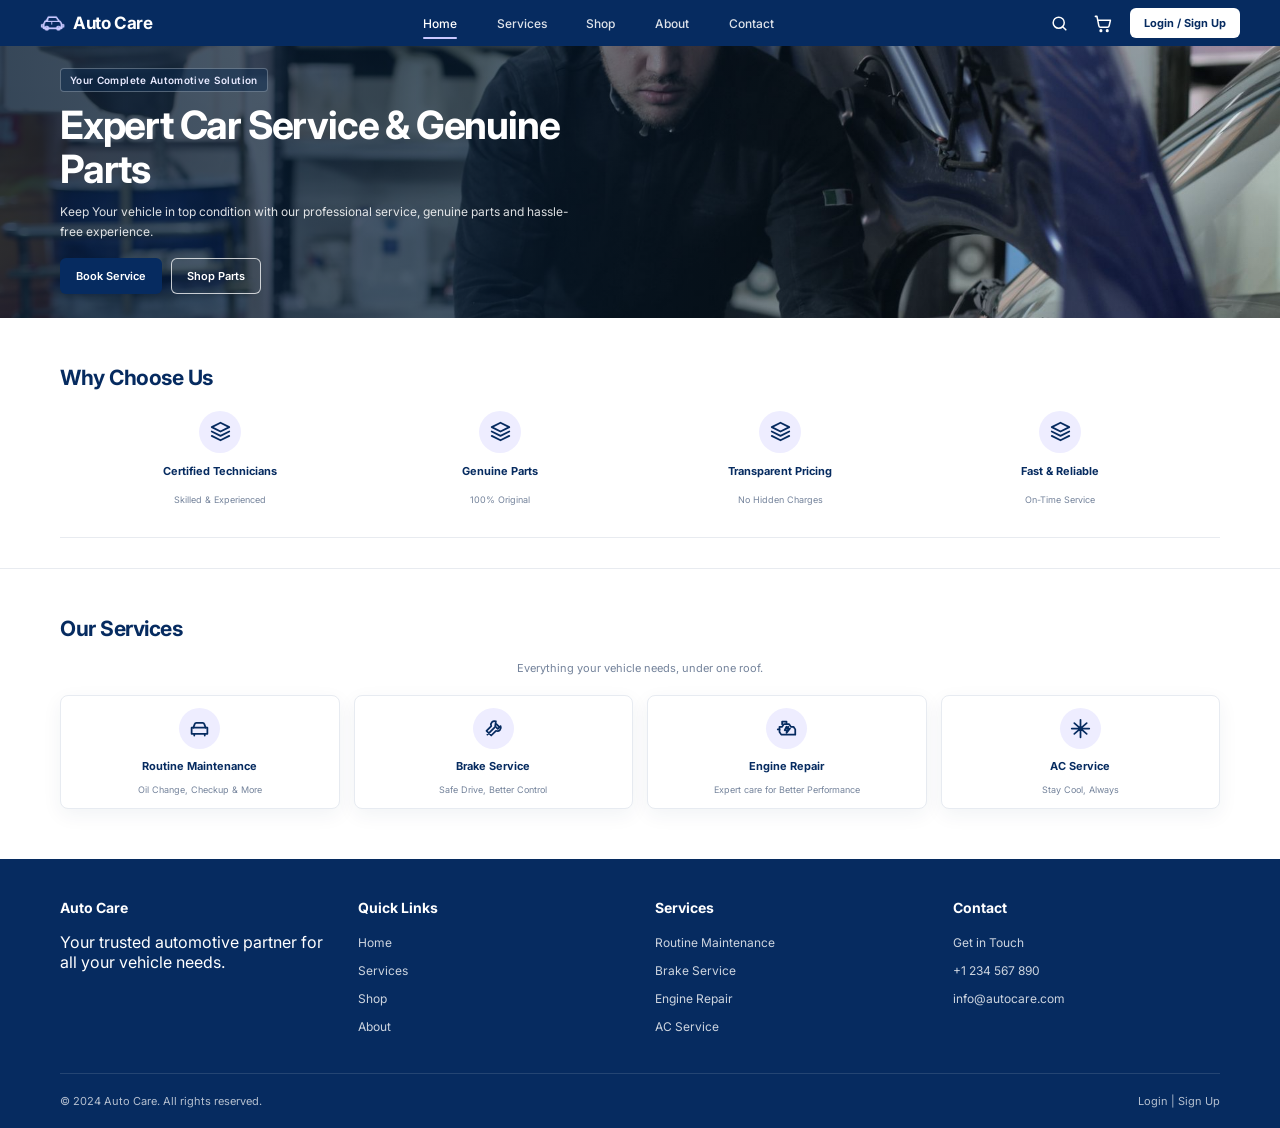
<file: index.html>
<!DOCTYPE html>
<html lang="en">
<head>
    <meta charset="UTF-8">
    <meta name="viewport" content="width=device-width, initial-scale=1.0">
    <meta name="theme-color" content="#062B60">
    <title>Auto Care | Expert Car Service & Genuine Parts</title>
    <link rel="preconnect" href="https://fonts.googleapis.com">
    <link rel="preconnect" href="https://fonts.gstatic.com" crossorigin>
    <link href="https://fonts.googleapis.com/css2?family=Inter:wght@400;500;600;700;800&display=swap" rel="stylesheet">
    <link rel="stylesheet" href="style.css">
    <script src="script.js" defer></script>
</head>
<body data-page="home">
    <header class="site-header" id="site-header"></header>

    <main>
        <!-- Hero Section -->
        <section class="hero-section">
            <div class="hero-overlay"></div>
            <div class="hero-content">
                <span class="hero-badge">Your Complete Automotive Solution</span>
                <h1 class="hero-title">Expert Car Service & Genuine Parts</h1>
                <p class="hero-description">Keep Your vehicle in top condition with our professional service, genuine parts and hassle-free experience.</p>
                <div class="hero-buttons">
                    <a href="book-service.html" class="btn btn-primary">Book Service</a>
                    <a href="shop.html" class="btn btn-secondary">Shop Parts</a>
                </div>
            </div>
        </section>

        <!-- Why Choose Us Section -->
        <section class="why-choose-us">
            <div class="container">
                <h2 class="section-title">Why Choose Us</h2>
                <div class="features-grid">
                    <div class="feature-item">
                        <div class="feature-icon">
                            <svg viewBox="0 0 24 24" fill="none" xmlns="http://www.w3.org/2000/svg">
                                <path d="M12 2L2 7L12 12L22 7L12 2Z" stroke="#062B60" stroke-width="2" stroke-linecap="round" stroke-linejoin="round"/>
                                <path d="M2 17L12 22L22 17" stroke="#062B60" stroke-width="2" stroke-linecap="round" stroke-linejoin="round"/>
                                <path d="M2 12L12 17L22 12" stroke="#062B60" stroke-width="2" stroke-linecap="round" stroke-linejoin="round"/>
                            </svg>
                        </div>
                        <h3>Certified Technicians</h3>
                        <p>Skilled & Experienced</p>
                    </div>
                    <div class="feature-item">
                        <div class="feature-icon">
                            <svg viewBox="0 0 24 24" fill="none" xmlns="http://www.w3.org/2000/svg">
                                <path d="M12 2L2 7L12 12L22 7L12 2Z" stroke="#062B60" stroke-width="2" stroke-linecap="round" stroke-linejoin="round"/>
                                <path d="M2 17L12 22L22 17" stroke="#062B60" stroke-width="2" stroke-linecap="round" stroke-linejoin="round"/>
                                <path d="M2 12L12 17L22 12" stroke="#062B60" stroke-width="2" stroke-linecap="round" stroke-linejoin="round"/>
                            </svg>
                        </div>
                        <h3>Genuine Parts</h3>
                        <p>100% Original</p>
                    </div>
                    <div class="feature-item">
                        <div class="feature-icon">
                            <svg viewBox="0 0 24 24" fill="none" xmlns="http://www.w3.org/2000/svg">
                                <path d="M12 2L2 7L12 12L22 7L12 2Z" stroke="#062B60" stroke-width="2" stroke-linecap="round" stroke-linejoin="round"/>
                                <path d="M2 17L12 22L22 17" stroke="#062B60" stroke-width="2" stroke-linecap="round" stroke-linejoin="round"/>
                                <path d="M2 12L12 17L22 12" stroke="#062B60" stroke-width="2" stroke-linecap="round" stroke-linejoin="round"/>
                            </svg>
                        </div>
                        <h3>Transparent Pricing</h3>
                        <p>No Hidden Charges</p>
                    </div>
                    <div class="feature-item">
                        <div class="feature-icon">
                            <svg viewBox="0 0 24 24" fill="none" xmlns="http://www.w3.org/2000/svg">
                                <path d="M12 2L2 7L12 12L22 7L12 2Z" stroke="#062B60" stroke-width="2" stroke-linecap="round" stroke-linejoin="round"/>
                                <path d="M2 17L12 22L22 17" stroke="#062B60" stroke-width="2" stroke-linecap="round" stroke-linejoin="round"/>
                                <path d="M2 12L12 17L22 12" stroke="#062B60" stroke-width="2" stroke-linecap="round" stroke-linejoin="round"/>
                            </svg>
                        </div>
                        <h3>Fast & Reliable</h3>
                        <p>On-Time Service</p>
                    </div>
                </div>
                <div class="divider"></div>
            </div>
        </section>

        <!-- Our Services Section -->
        <section class="our-services">
            <div class="container">
                <h2 class="section-title">Our Services</h2>
                <p class="section-subtitle">Everything your vehicle needs, under one roof.</p>
                <div class="services-grid">
                    <a href="book-service.html?service=Routine%20Maintenance" class="service-card">
                        <div class="service-icon">
                            <svg viewBox="0 0 24 24" fill="none" xmlns="http://www.w3.org/2000/svg">
                                <path d="M5 11L6.5 7A2 2 0 0 1 8.4 5.5H15.6A2 2 0 0 1 17.5 7L19 11" stroke="#062B60" stroke-width="2" stroke-linecap="round" stroke-linejoin="round"/>
                                <path d="M3 11H21V18H3V11Z" stroke="#062B60" stroke-width="2" stroke-linecap="round" stroke-linejoin="round"/>
                                <path d="M6 18V20M18 18V20" stroke="#062B60" stroke-width="2" stroke-linecap="round" stroke-linejoin="round"/>
                            </svg>
                        </div>
                        <h3>Routine Maintenance</h3>
                        <p>Oil Change, Checkup & More</p>
                    </a>
                    <a href="book-service.html?service=Brake%20Service" class="service-card">
                        <div class="service-icon">
                            <svg viewBox="0 0 24 24" fill="none" xmlns="http://www.w3.org/2000/svg">
                                <path d="M14.7 6.3L17.7 9.3M5 19L12.8 11.2M14.7 3.9A4 4 0 0 0 9.4 9.2L4 14.6L9.4 20L14.8 14.6A4 4 0 0 0 20.1 9.3L16.9 12.5L13.9 9.5Z" stroke="#062B60" stroke-width="2" stroke-linecap="round" stroke-linejoin="round"/>
                            </svg>
                        </div>
                        <h3>Brake Service</h3>
                        <p>Safe Drive, Better Control</p>
                    </a>
                    <a href="book-service.html?service=Engine%20Repair" class="service-card">
                        <div class="service-icon">
                            <svg viewBox="0 0 24 24" fill="none" xmlns="http://www.w3.org/2000/svg">
                                <path d="M4 10H7L9 7H15L17 10H20L22 13V19H6L4 16V10Z" stroke="#062B60" stroke-width="2" stroke-linecap="round" stroke-linejoin="round"/>
                                <path d="M2 13H4M7 7V4H12V7" stroke="#062B60" stroke-width="2" stroke-linecap="round" stroke-linejoin="round"/>
                                <path d="M12 10L10 14H13L12 17L16 12H13L14 10" stroke="#062B60" stroke-width="2" stroke-linecap="round" stroke-linejoin="round"/>
                            </svg>
                        </div>
                        <h3>Engine Repair</h3>
                        <p>Expert care for Better Performance</p>
                    </a>
                    <a href="book-service.html?service=AC%20Service" class="service-card">
                        <div class="service-icon">
                            <svg viewBox="0 0 24 24" fill="none" xmlns="http://www.w3.org/2000/svg">
                                <path d="M12 2V22M4.93 5.93L19.07 18.07M2 12H22M4.93 18.07L19.07 5.93" stroke="#062B60" stroke-width="2" stroke-linecap="round" stroke-linejoin="round"/>
                            </svg>
                        </div>
                        <h3>AC Service</h3>
                        <p>Stay Cool, Always</p>
                    </a>
                </div>
            </div>
        </section>
    </main>

    <footer class="site-footer" id="site-footer"></footer>
</body>
</html>
</file>
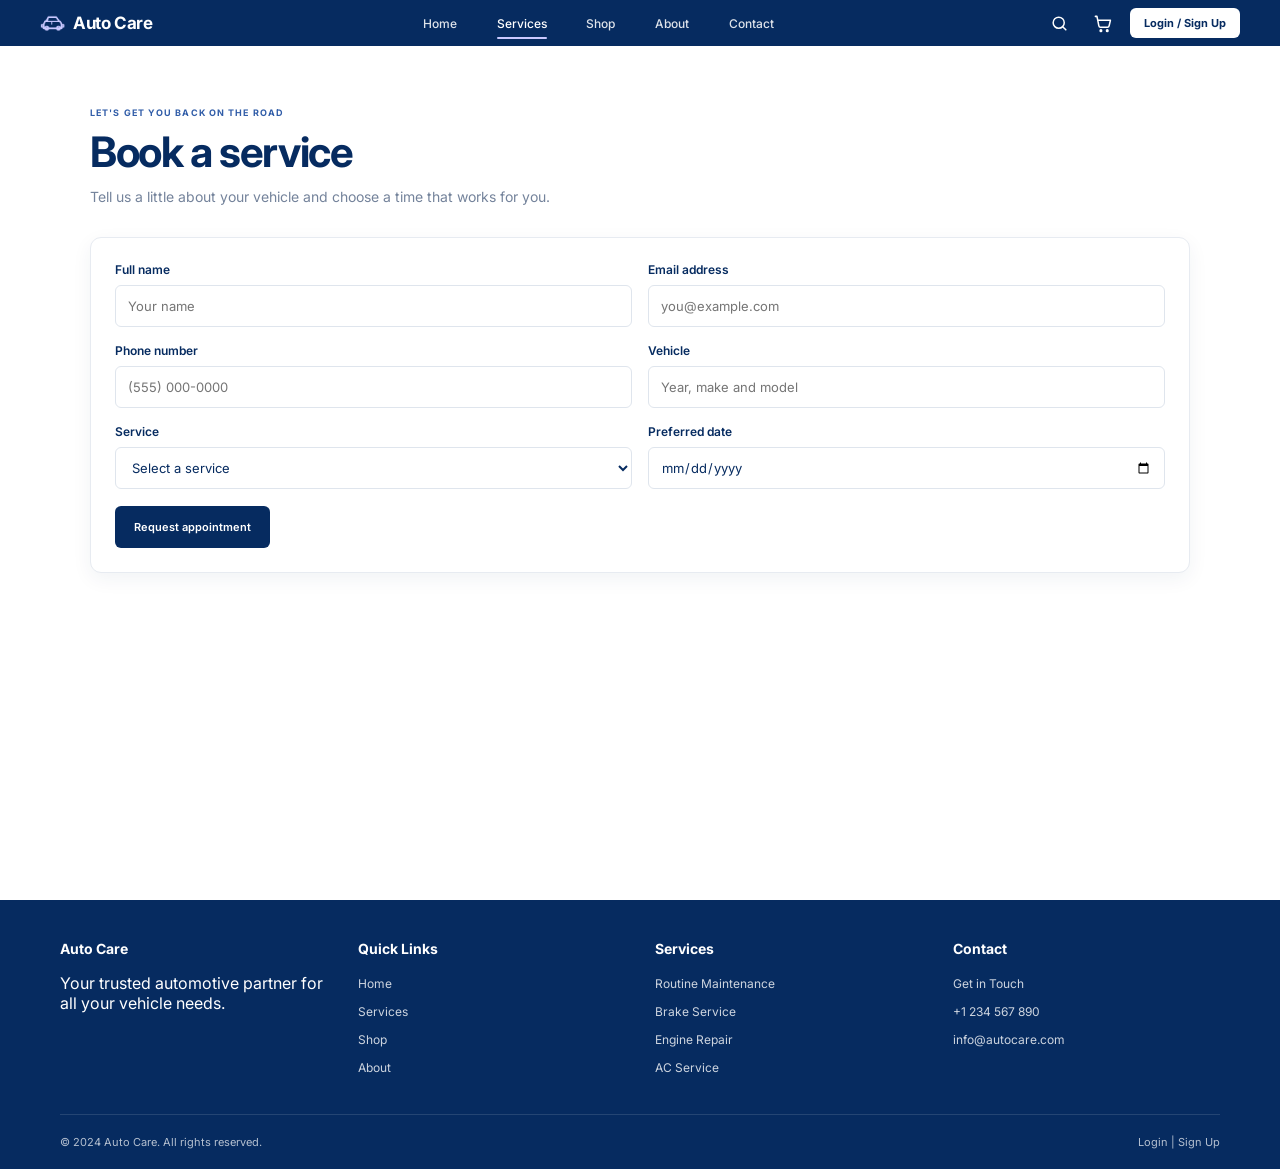
<file: book-service.html>
<!doctype html>
<html lang="en">
<head>
  <meta charset="utf-8">
  <meta name="viewport" content="width=device-width, initial-scale=1">
  <meta name="theme-color" content="#062B60">
  <title>Book a Service | Auto Care</title>
  <link rel="preconnect" href="https://fonts.googleapis.com">
  <link rel="preconnect" href="https://fonts.gstatic.com" crossorigin>
  <link href="https://fonts.googleapis.com/css2?family=Inter:wght@400;500;600;700;800&display=swap" rel="stylesheet">
  <link rel="stylesheet" href="style.css">
  <script src="script.js" defer></script>
</head>
<body data-page="booking">
  <header class="site-header" id="site-header"></header>
  <main class="page-shell">
    <div class="page-intro"><span class="eyebrow">LET'S GET YOU BACK ON THE ROAD</span><h1>Book a service</h1><p>Tell us a little about your vehicle and choose a time that works for you.</p></div>
    <form class="form-card" data-form="booking">
      <div class="form-grid">
        <label>Full name<input name="name" autocomplete="name" placeholder="Your name" required></label>
        <label>Email address<input name="email" type="email" autocomplete="email" placeholder="you@example.com" required></label>
        <label>Phone number<input name="phone" type="tel" autocomplete="tel" placeholder="(555) 000-0000" required></label>
        <label>Vehicle<input name="vehicle" placeholder="Year, make and model" required></label>
        <label>Service<select name="service" required><option value="" selected disabled>Select a service</option><option>Routine Maintenance</option><option>Brake Service</option><option>Engine Repair</option><option>AC Service</option><option>Other</option></select></label>
        <label>Preferred date<input name="date" type="date" required></label>
      </div>
      <button class="button button-primary" type="submit">Request appointment</button>
    </form>
  </main>

  <footer class="site-footer" id="site-footer"></footer>
</body>
</html>
</file>
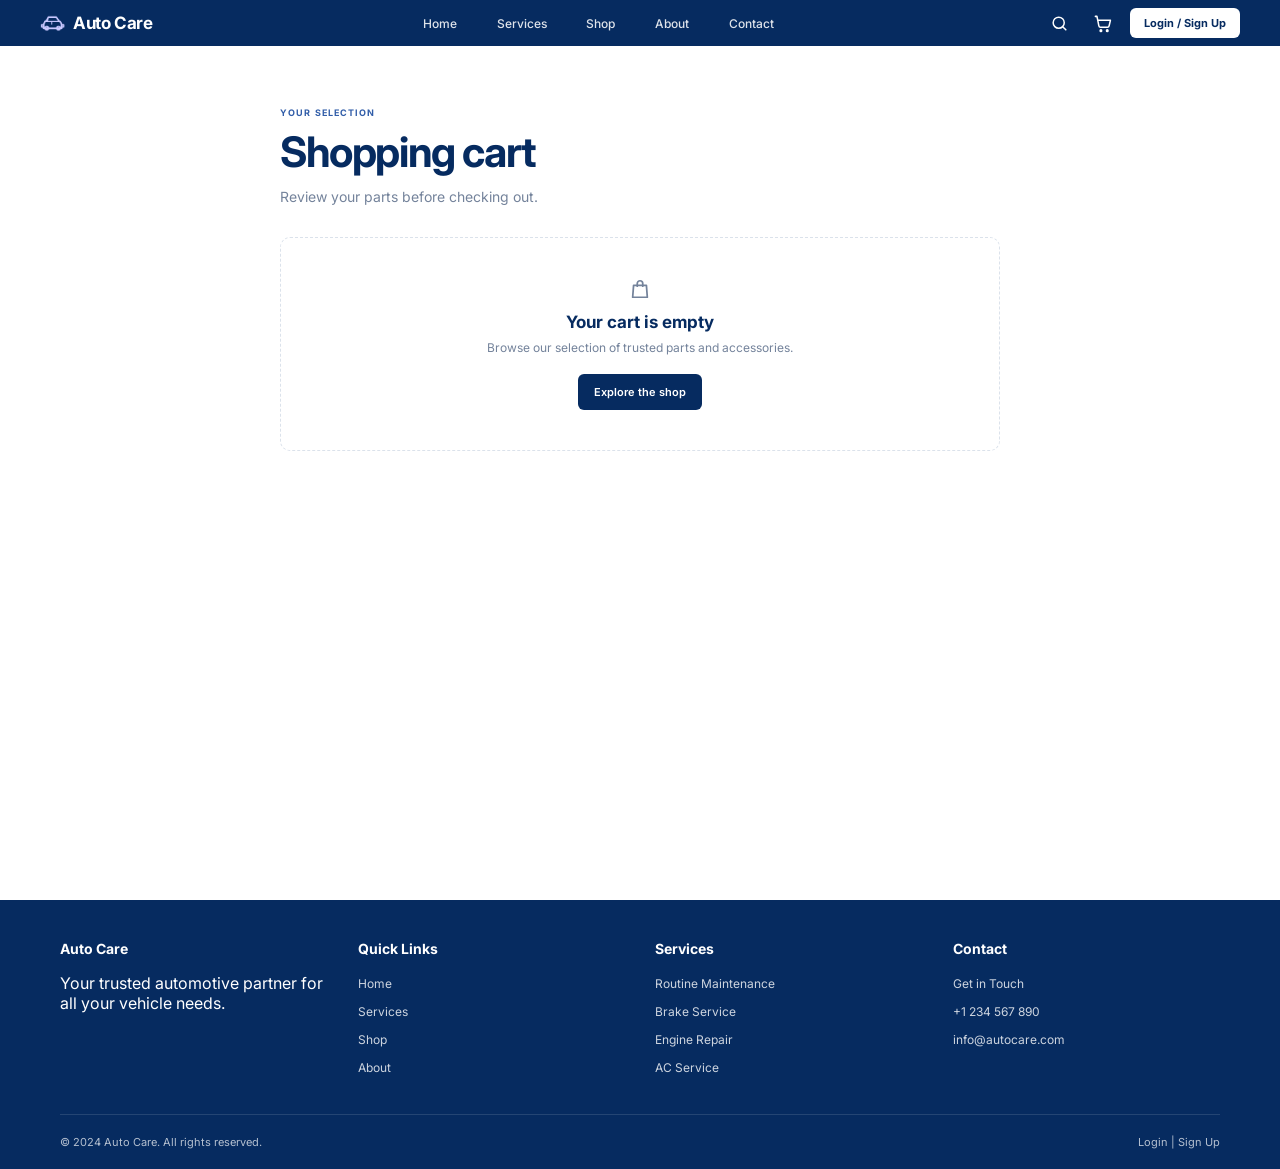
<file: cart.html>
<!doctype html>
<html lang="en">
<head>
  <meta charset="utf-8">
  <meta name="viewport" content="width=device-width, initial-scale=1">
  <meta name="theme-color" content="#062B60">
  <title>Your Shopping Cart | Auto Care</title>
  <link rel="preconnect" href="https://fonts.googleapis.com">
  <link rel="preconnect" href="https://fonts.gstatic.com" crossorigin>
  <link href="https://fonts.googleapis.com/css2?family=Inter:wght@400;500;600;700;800&display=swap" rel="stylesheet">
  <link rel="stylesheet" href="style.css">
  <script src="script.js" defer></script>
</head>
<body data-page="cart">
  <header class="site-header" id="site-header"></header>
  <main class="page-shell narrow-page">
    <div class="page-intro"><span class="eyebrow">YOUR SELECTION</span><h1>Shopping cart</h1><p>Review your parts before checking out.</p></div>
    <div id="cart-content"></div>
  </main>

  <footer class="site-footer" id="site-footer"></footer>
</body>
</html>
</file>
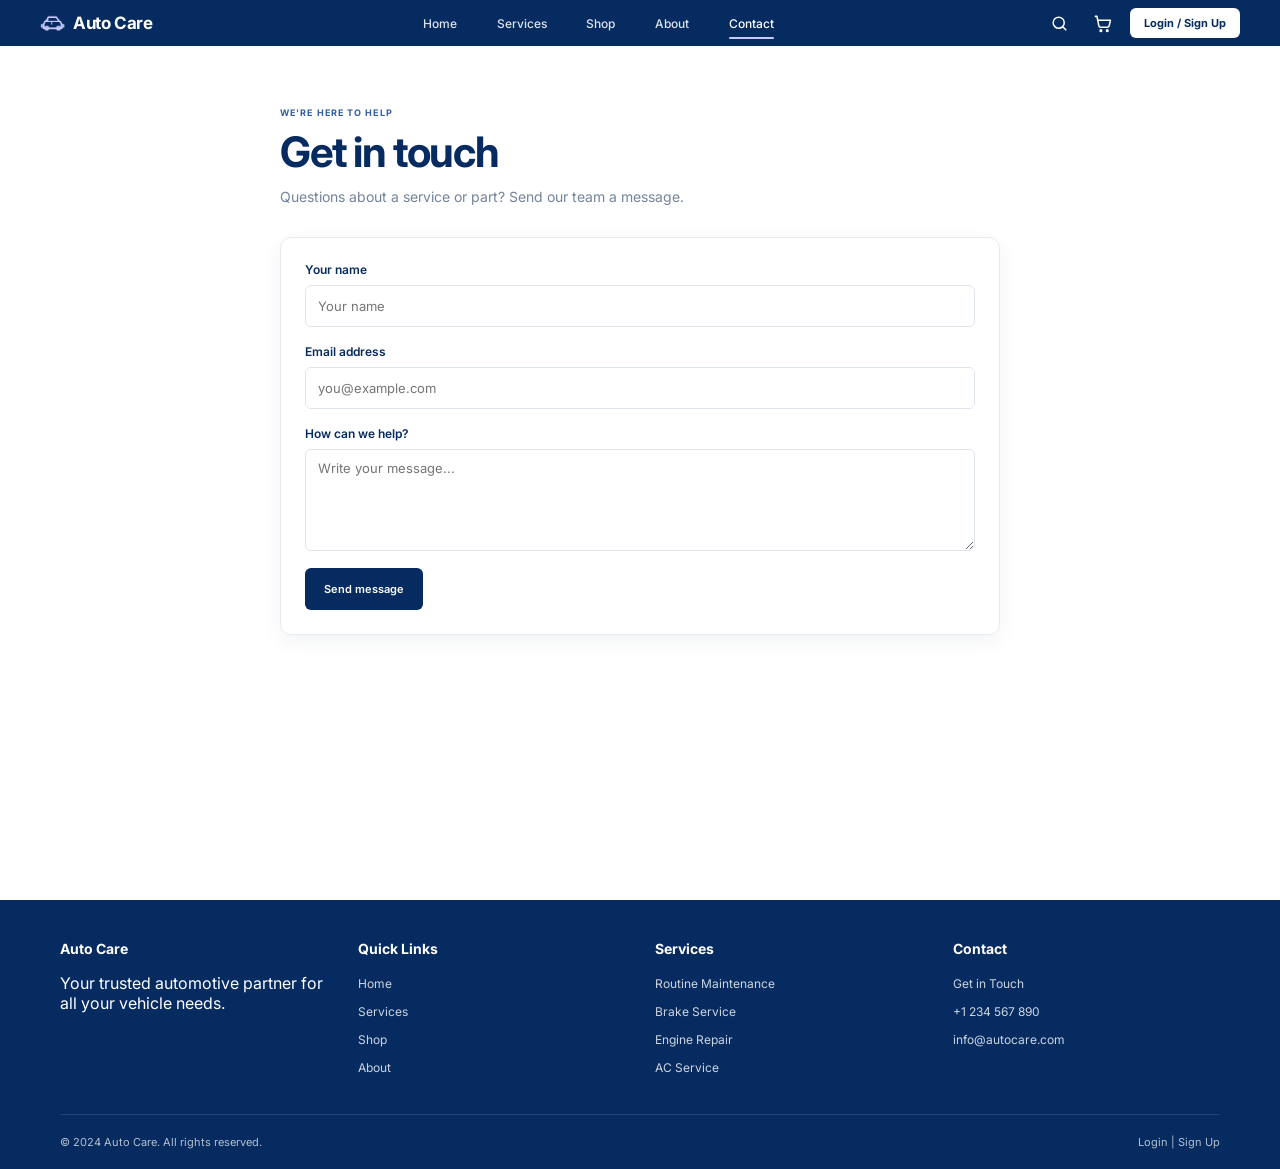
<file: contact.html>
<!doctype html>
<html lang="en">
<head>
  <meta charset="utf-8">
  <meta name="viewport" content="width=device-width, initial-scale=1">
  <meta name="theme-color" content="#062B60">
  <title>Contact Auto Care</title>
  <link rel="preconnect" href="https://fonts.googleapis.com">
  <link rel="preconnect" href="https://fonts.gstatic.com" crossorigin>
  <link href="https://fonts.googleapis.com/css2?family=Inter:wght@400;500;600;700;800&amp;display=swap" rel="stylesheet">
  <link rel="stylesheet" href="style.css">
  <script src="script.js" defer></script>
</head>
<body data-page="contact">
  <header class="site-header" id="site-header"></header>
  <main class="page-shell narrow-page">
    <div class="page-intro"><span class="eyebrow">WE'RE HERE TO HELP</span><h1>Get in touch</h1><p>Questions about a service or part? Send our team a message.</p></div>
    <form class="form-card" data-form="contact">
      <label>Your name<input name="name" autocomplete="name" placeholder="Your name" required></label>
      <label>Email address<input name="email" type="email" autocomplete="email" placeholder="you@example.com" required></label>
      <label>How can we help?<textarea name="message" rows="5" placeholder="Write your message..." required></textarea></label>
      <button class="button button-primary" type="submit">Send message</button>
    </form>
  </main>

  <footer class="site-footer" id="site-footer"></footer>
</body>
</html>
</file>
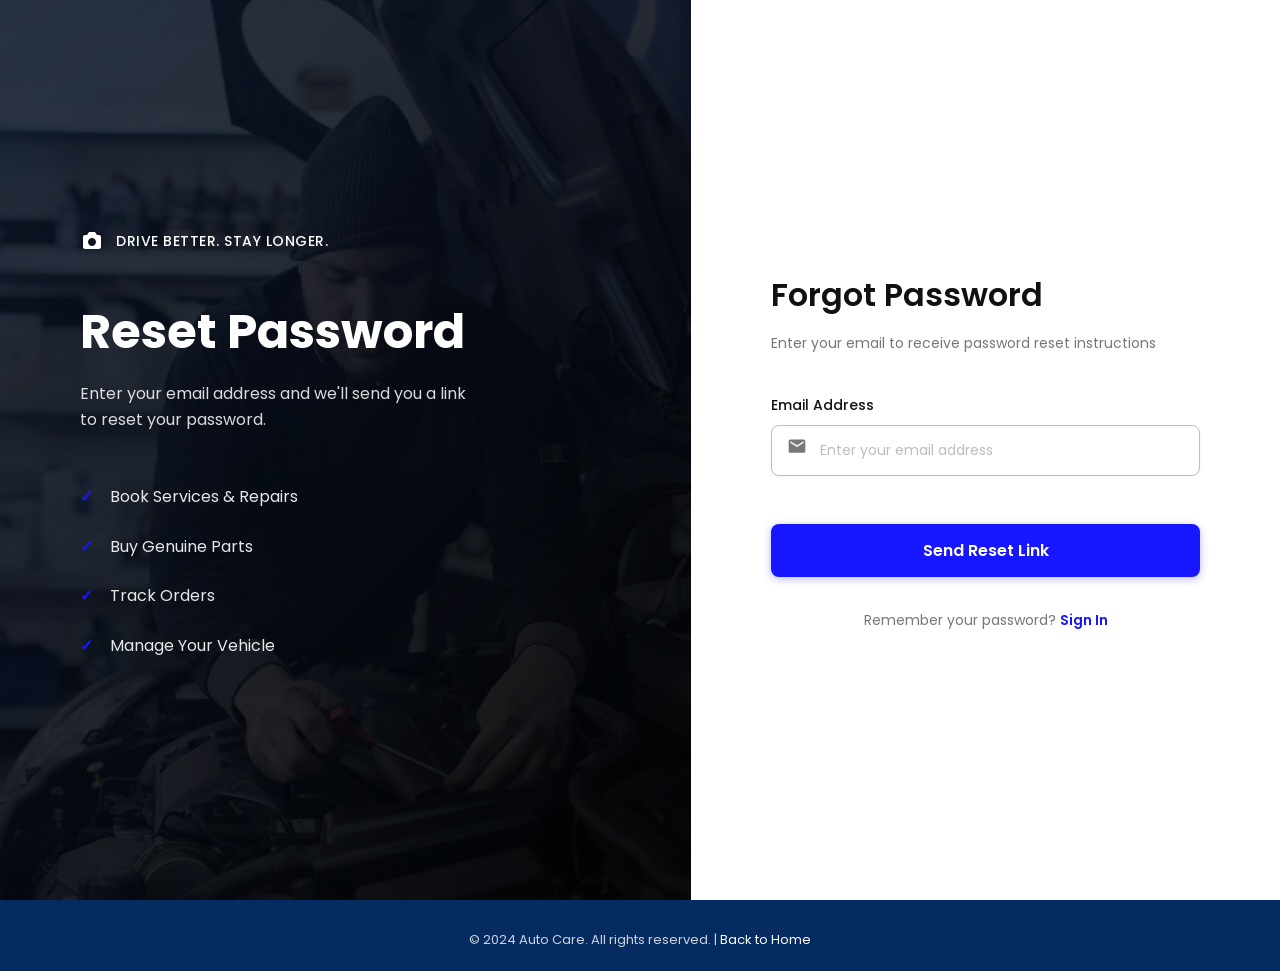
<file: forgot-password.html>
<!DOCTYPE html>
<html lang="en">
<head>
    <meta charset="UTF-8">
    <meta name="viewport" content="width=device-width, initial-scale=1.0">
    <title>Auto Care - Forgot Password</title>
    <link rel="preconnect" href="https://fonts.googleapis.com">
    <link rel="preconnect" href="https://fonts.gstatic.com" crossorigin>
    <link href="https://fonts.googleapis.com/css2?family=Poppins:wght@300;400;500;600;700&display=swap" rel="stylesheet">
    <style>
        * {
            margin: 0;
            padding: 0;
            box-sizing: border-box;
        }

        body {
            font-family: 'Poppins', sans-serif;
            background-color: #FFFFFF;
            color: #111111;
            line-height: 1.6;
        }

        .auth-container {
            display: flex;
            min-height: 100vh;
            width: 100%;
        }

        .left-panel {
            width: 54%;
            min-height: 100vh;
            background: linear-gradient(135deg, rgba(10, 20, 40, 0.85), rgba(0, 0, 0, 0.9)),
                        url('hero-car.jpg') center center / cover no-repeat;
            display: flex;
            align-items: center;
            padding: 60px 80px;
            position: relative;
        }

        .left-content {
            max-width: 500px;
            z-index: 1;
        }

        .top-section {
            display: flex;
            align-items: center;
            gap: 12px;
            margin-bottom: 50px;
        }

        .car-icon {
            display: flex;
            align-items: center;
            justify-content: center;
        }

        .tagline {
            color: #FFFFFF;
            font-size: 14px;
            font-weight: 500;
            letter-spacing: 0.5px;
            text-transform: uppercase;
        }

        .welcome-heading {
            color: #FFFFFF;
            font-size: 48px;
            font-weight: 700;
            line-height: 1.2;
            margin-bottom: 20px;
        }

        .welcome-description {
            color: rgba(255, 255, 255, 0.85);
            font-size: 16px;
            font-weight: 400;
            line-height: 1.6;
            margin-bottom: 40px;
            max-width: 400px;
        }

        .feature-list {
            list-style: none;
            padding: 0;
        }

        .feature-list li {
            color: rgba(255, 255, 255, 0.9);
            font-size: 16px;
            font-weight: 400;
            padding: 12px 0;
            padding-left: 30px;
            position: relative;
        }

        .feature-list li::before {
            content: '✓';
            position: absolute;
            left: 0;
            color: #1717FF;
            font-weight: 600;
        }

        .right-panel {
            width: 46%;
            min-height: 100vh;
            background-color: #FFFFFF;
            display: flex;
            align-items: center;
            justify-content: center;
            padding: 60px 80px;
        }

        .form-container {
            width: 100%;
            max-width: 440px;
        }

        .form-heading {
            color: #111111;
            font-size: 32px;
            font-weight: 600;
            margin-bottom: 12px;
        }

        .form-subtitle {
            color: #777777;
            font-size: 14px;
            font-weight: 400;
            margin-bottom: 40px;
        }

        .auth-form {
            display: flex;
            flex-direction: column;
            gap: 24px;
        }

        .form-group {
            display: flex;
            flex-direction: column;
            gap: 8px;
        }

        .form-group label {
            color: #111111;
            font-size: 14px;
            font-weight: 500;
        }

        .input-wrapper {
            position: relative;
            display: flex;
            align-items: center;
        }

        .input-icon {
            position: absolute;
            left: 16px;
            top: 50%;
            transform: translateY(-50%);
            z-index: 1;
            pointer-events: none;
        }

        .input-wrapper input {
            width: 100%;
            padding: 14px 16px 14px 48px;
            font-size: 14px;
            font-family: 'Poppins', sans-serif;
            border: 1px solid #BDBDBD;
            border-radius: 8px;
            background-color: #FFFFFF;
            color: #111111;
            outline: none;
            transition: all 0.3s ease;
            box-shadow: 0 1px 3px rgba(0, 0, 0, 0.05);
        }

        .input-wrapper input:focus {
            border-color: #1717FF;
            box-shadow: 0 0 0 3px rgba(23, 23, 255, 0.1);
        }

        .input-wrapper input::placeholder {
            color: #BDBDBD;
        }

        .error-message {
            color: #FF4444;
            font-size: 12px;
            font-weight: 400;
            min-height: 16px;
            display: block;
        }

        .input-wrapper input.error {
            border-color: #FF4444;
        }

        .btn {
            width: 100%;
            padding: 14px 24px;
            font-size: 16px;
            font-weight: 600;
            font-family: 'Poppins', sans-serif;
            border: none;
            border-radius: 8px;
            cursor: pointer;
            transition: all 0.3s ease;
            display: flex;
            align-items: center;
            justify-content: center;
            gap: 12px;
        }

        .btn-primary {
            background-color: #1717FF;
            color: #FFFFFF;
            box-shadow: 0 2px 8px rgba(23, 23, 255, 0.3);
        }

        .btn-primary:hover {
            background-color: #1313E6;
            box-shadow: 0 4px 12px rgba(23, 23, 255, 0.4);
            transform: translateY(-1px);
        }

        .btn-primary:active {
            transform: translateY(0);
        }

        .create-account {
            margin-top: 32px;
            text-align: center;
        }

        .create-account p {
            color: #777777;
            font-size: 14px;
            font-weight: 400;
        }

        .create-link {
            color: #1717FF;
            font-weight: 600;
            text-decoration: none;
            transition: all 0.3s ease;
        }

        .create-link:hover {
            text-decoration: underline;
        }

        .message-container {
            position: fixed;
            top: 20px;
            right: 20px;
            z-index: 1000;
            display: flex;
            flex-direction: column;
            gap: 10px;
        }

        .message {
            padding: 16px 24px;
            border-radius: 8px;
            font-size: 14px;
            font-weight: 500;
            min-width: 300px;
            animation: slideIn 0.3s ease;
            box-shadow: 0 4px 12px rgba(0, 0, 0, 0.15);
        }

        .message.success {
            background-color: #4CAF50;
            color: #FFFFFF;
        }

        .message.error {
            background-color: #FF4444;
            color: #FFFFFF;
        }

        .message.info {
            background-color: #2196F3;
            color: #FFFFFF;
        }

        @keyframes slideIn {
            from {
                transform: translateX(400px);
                opacity: 0;
            }
            to {
                transform: translateX(0);
                opacity: 1;
            }
        }

        @keyframes slideOut {
            from {
                transform: translateX(0);
                opacity: 1;
            }
            to {
                transform: translateX(400px);
                opacity: 0;
            }
        }

        @media (max-width: 1024px) {
            .left-panel {
                width: 50%;
                padding: 40px 50px;
            }

            .right-panel {
                width: 50%;
                padding: 40px 50px;
            }

            .welcome-heading {
                font-size: 36px;
            }

            .form-container {
                max-width: 400px;
            }
        }

        @media (max-width: 768px) {
            .auth-container {
                flex-direction: column;
            }

            .left-panel {
                width: 100%;
                min-height: auto;
                padding: 30px 20px;
                background: linear-gradient(135deg, rgba(10, 20, 40, 0.9), rgba(0, 0, 0, 0.95)),
                            url('hero-car.jpg') center center / cover no-repeat;
            }

            .left-content {
                max-width: 100%;
            }

            .top-section {
                margin-bottom: 20px;
            }

            .welcome-heading {
                font-size: 28px;
                margin-bottom: 12px;
            }

            .welcome-description {
                font-size: 14px;
                margin-bottom: 20px;
            }

            .feature-list {
                display: none;
            }

            .right-panel {
                width: 100%;
                min-height: auto;
                padding: 30px 20px;
            }

            .form-container {
                max-width: 100%;
            }

            .form-heading {
                font-size: 24px;
            }

            .form-subtitle {
                font-size: 13px;
                margin-bottom: 24px;
            }

            .auth-form {
                gap: 20px;
            }

            .btn {
                padding: 12px 20px;
                font-size: 15px;
            }

            .message {
                min-width: calc(100vw - 40px);
                max-width: calc(100vw - 40px);
            }
        }

        @media (max-width: 480px) {
            .left-panel {
                padding: 20px 15px;
            }

            .right-panel {
                padding: 20px 15px;
            }

            .welcome-heading {
                font-size: 24px;
            }

            .form-heading {
                font-size: 22px;
            }

            .input-wrapper input {
                padding: 12px 14px 12px 44px;
                font-size: 13px;
            }

            .input-icon {
                left: 14px;
            }
        }

        /* Footer for auth pages */
        .site-footer {
            background: #062B60;
            color: #fff;
            padding: 30px 0 20px;
            text-align: center;
        }

        .site-footer p {
            font-size: 13px;
            color: rgba(255, 255, 255, 0.8);
            margin: 0;
        }

        .site-footer a {
            color: #fff;
            text-decoration: none;
        }

        .site-footer a:hover {
            text-decoration: underline;
        }
    </style>
</head>
<body>
    <div class="auth-container">
        <div class="left-panel">
            <div class="left-content">
                <div class="top-section">
                    <div class="car-icon">
                        <svg width="24" height="24" viewBox="0 0 24 24" fill="none" xmlns="http://www.w3.org/2000/svg">
                            <path d="M19 6H17L15.3 3.4C15.1 3.1 14.7 3 14.3 3H9.7C9.3 3 8.9 3.1 8.7 3.4L7 6H5C3.9 6 3 6.9 3 8V18C3 19.1 3.9 20 5 20H19C20.1 20 21 19.1 21 18V8C21 6.9 20.1 6 19 6ZM12 17C9.8 17 8 15.2 8 13C8 10.8 9.8 9 12 9C14.2 9 16 10.8 16 13C16 15.2 14.2 17 12 17Z" fill="white"/>
                        </svg>
                    </div>
                    <p class="tagline">Drive Better. Stay Longer.</p>
                </div>
                <h1 class="welcome-heading">Reset Password</h1>
                <p class="welcome-description">Enter your email address and we'll send you a link to reset your password.</p>
                <ul class="feature-list">
                    <li>Book Services & Repairs</li>
                    <li>Buy Genuine Parts</li>
                    <li>Track Orders</li>
                    <li>Manage Your Vehicle</li>
                </ul>
            </div>
        </div>

        <div class="right-panel">
            <div class="form-container">
                <h2 class="form-heading">Forgot Password</h2>
                <p class="form-subtitle">Enter your email to receive password reset instructions</p>

                <form id="forgotPasswordForm" class="auth-form">
                    <div class="form-group">
                        <label for="forgotEmail">Email Address</label>
                        <div class="input-wrapper">
                            <span class="input-icon">
                                <svg width="20" height="20" viewBox="0 0 24 24" fill="none" xmlns="http://www.w3.org/2000/svg">
                                    <path d="M20 4H4C2.9 4 2 4.9 2 6V18C2 19.1 2.9 20 4 20H20C21.1 20 22 19.1 22 18V6C22 4.9 21.1 4 20 4ZM20 8L12 13L4 8V6L12 11L20 6V8Z" fill="#777777"/>
                                </svg>
                            </span>
                            <input type="email" id="forgotEmail" name="forgotEmail" placeholder="Enter your email address" required>
                        </div>
                        <span class="error-message" id="forgotEmailError"></span>
                    </div>

                    <button type="submit" class="btn btn-primary">Send Reset Link</button>
                </form>

                <div class="create-account">
                    <p>Remember your password? <a href="login.html" class="create-link">Sign In</a></p>
                </div>
            </div>
        </div>
    </div>

    <div class="message-container" id="messageContainer"></div>

    <footer class="site-footer" id="site-footer"></footer>

    <script>
        document.addEventListener('DOMContentLoaded', function() {
            initializeForgotPasswordForm();
            renderAuthFooter();
        });

        function renderAuthFooter() {
            const footer = document.getElementById('site-footer');
            if (footer) {
                footer.innerHTML = '<p>&copy; 2024 Auto Care. All rights reserved. | <a href="index.html">Back to Home</a></p>';
            }
        }

        function showMessage(message, type = 'info') {
            const container = document.getElementById('messageContainer');
            if (!container) return;

            const messageEl = document.createElement('div');
            messageEl.className = `message ${type}`;
            messageEl.textContent = message;

            container.appendChild(messageEl);

            setTimeout(() => {
                messageEl.style.animation = 'slideOut 0.3s ease forwards';
                setTimeout(() => {
                    if (container.contains(messageEl)) {
                        container.removeChild(messageEl);
                    }
                }, 300);
            }, 5000);
        }

        function clearError(elementId) {
            const errorEl = document.getElementById(elementId);
            if (errorEl) {
                errorEl.textContent = '';
            }
        }

        function setError(elementId, message) {
            const errorEl = document.getElementById(elementId);
            if (errorEl) {
                errorEl.textContent = message;
            }
        }

        function isValidEmail(email) {
            const emailRegex = /^[^\s@]+@[^\s@]+\.[^\s@]+$/;
            return emailRegex.test(email);
        }

        function initializeForgotPasswordForm() {
            const forgotPasswordForm = document.getElementById('forgotPasswordForm');
            if (!forgotPasswordForm) return;

            forgotPasswordForm.addEventListener('submit', function(e) {
                e.preventDefault();
                handleForgotPasswordSubmit();
            });
        }

        function handleForgotPasswordSubmit() {
            const email = document.getElementById('forgotEmail');

            clearError('forgotEmailError');
            email.classList.remove('error');

            let isValid = true;

            if (!email.value.trim()) {
                setError('forgotEmailError', 'Email address is required');
                email.classList.add('error');
                isValid = false;
            } else if (!isValidEmail(email.value.trim())) {
                setError('forgotEmailError', 'Please enter a valid email address');
                email.classList.add('error');
                isValid = false;
            }

            if (!isValid) return;

            const forgotData = {
                email: email.value.trim()
            };

            showMessage('Password reset link would be sent to your email. Backend integration pending.', 'success');
            console.log('Forgot password data:', forgotData);
        }
    </script>
</body>
</html>
</file>
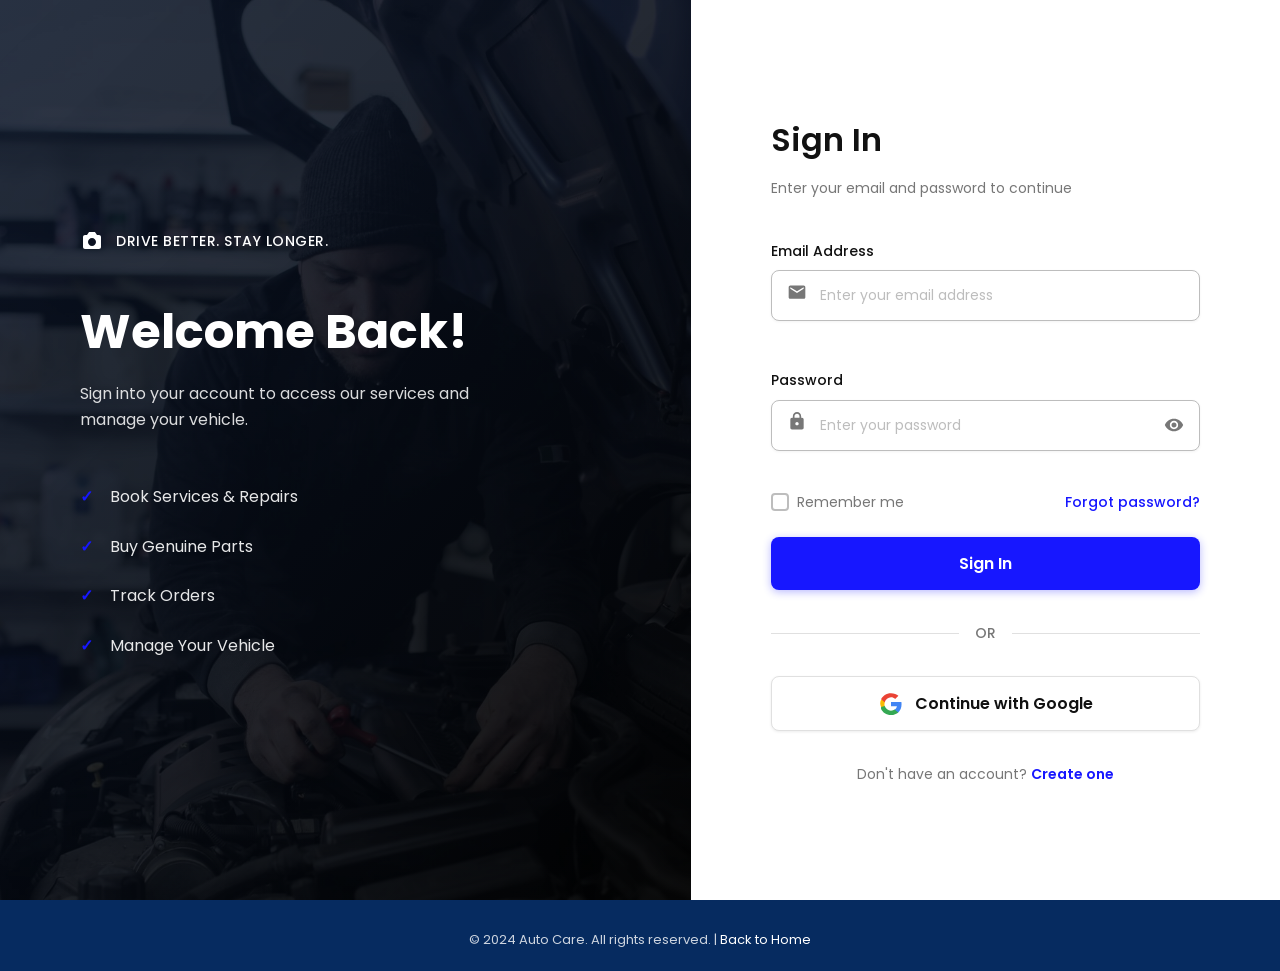
<file: login.html>
<!DOCTYPE html>
<html lang="en">
<head>
    <meta charset="UTF-8">
    <meta name="viewport" content="width=device-width, initial-scale=1.0">
    <title>Auto Care - Sign In</title>
    <link rel="preconnect" href="https://fonts.googleapis.com">
    <link rel="preconnect" href="https://fonts.gstatic.com" crossorigin>
    <link href="https://fonts.googleapis.com/css2?family=Poppins:wght@300;400;500;600;700&display=swap" rel="stylesheet">
    <style>
        * {
            margin: 0;
            padding: 0;
            box-sizing: border-box;
        }

        body {
            font-family: 'Poppins', sans-serif;
            background-color: #FFFFFF;
            color: #111111;
            line-height: 1.6;
        }

        .auth-container {
            display: flex;
            min-height: 100vh;
            width: 100%;
        }

        .left-panel {
            width: 54%;
            min-height: 100vh;
            background: linear-gradient(135deg, rgba(10, 20, 40, 0.85), rgba(0, 0, 0, 0.9)),
                        url('hero-car.jpg') center center / cover no-repeat;
            display: flex;
            align-items: center;
            padding: 60px 80px;
            position: relative;
        }

        .left-content {
            max-width: 500px;
            z-index: 1;
        }

        .top-section {
            display: flex;
            align-items: center;
            gap: 12px;
            margin-bottom: 50px;
        }

        .car-icon {
            display: flex;
            align-items: center;
            justify-content: center;
        }

        .tagline {
            color: #FFFFFF;
            font-size: 14px;
            font-weight: 500;
            letter-spacing: 0.5px;
            text-transform: uppercase;
        }

        .welcome-heading {
            color: #FFFFFF;
            font-size: 48px;
            font-weight: 700;
            line-height: 1.2;
            margin-bottom: 20px;
        }

        .welcome-description {
            color: rgba(255, 255, 255, 0.85);
            font-size: 16px;
            font-weight: 400;
            line-height: 1.6;
            margin-bottom: 40px;
            max-width: 400px;
        }

        .feature-list {
            list-style: none;
            padding: 0;
        }

        .feature-list li {
            color: rgba(255, 255, 255, 0.9);
            font-size: 16px;
            font-weight: 400;
            padding: 12px 0;
            padding-left: 30px;
            position: relative;
        }

        .feature-list li::before {
            content: '✓';
            position: absolute;
            left: 0;
            color: #1717FF;
            font-weight: 600;
        }

        .right-panel {
            width: 46%;
            min-height: 100vh;
            background-color: #FFFFFF;
            display: flex;
            align-items: center;
            justify-content: center;
            padding: 60px 80px;
        }

        .form-container {
            width: 100%;
            max-width: 440px;
        }

        .form-heading {
            color: #111111;
            font-size: 32px;
            font-weight: 600;
            margin-bottom: 12px;
        }

        .form-subtitle {
            color: #777777;
            font-size: 14px;
            font-weight: 400;
            margin-bottom: 40px;
        }

        .auth-form {
            display: flex;
            flex-direction: column;
            gap: 24px;
        }

        .form-group {
            display: flex;
            flex-direction: column;
            gap: 8px;
        }

        .form-group label {
            color: #111111;
            font-size: 14px;
            font-weight: 500;
        }

        .input-wrapper {
            position: relative;
            display: flex;
            align-items: center;
        }

        .input-icon {
            position: absolute;
            left: 16px;
            top: 50%;
            transform: translateY(-50%);
            z-index: 1;
            pointer-events: none;
        }

        .input-wrapper input {
            width: 100%;
            padding: 14px 16px 14px 48px;
            font-size: 14px;
            font-family: 'Poppins', sans-serif;
            border: 1px solid #BDBDBD;
            border-radius: 8px;
            background-color: #FFFFFF;
            color: #111111;
            outline: none;
            transition: all 0.3s ease;
            box-shadow: 0 1px 3px rgba(0, 0, 0, 0.05);
        }

        .input-wrapper input:focus {
            border-color: #1717FF;
            box-shadow: 0 0 0 3px rgba(23, 23, 255, 0.1);
        }

        .input-wrapper input::placeholder {
            color: #BDBDBD;
        }

        .toggle-password {
            position: absolute;
            right: 16px;
            top: 50%;
            transform: translateY(-50%);
            cursor: pointer;
            z-index: 2;
            display: flex;
            align-items: center;
            justify-content: center;
        }

        .toggle-password svg {
            transition: all 0.3s ease;
        }

        .toggle-password:hover svg {
            opacity: 0.7;
        }

        .error-message {
            color: #FF4444;
            font-size: 12px;
            font-weight: 400;
            min-height: 16px;
            display: block;
        }

        .input-wrapper input.error {
            border-color: #FF4444;
        }

        .form-options {
            display: flex;
            justify-content: space-between;
            align-items: center;
            margin-top: -8px;
        }

        .remember-me {
            display: flex;
            align-items: center;
            gap: 8px;
            cursor: pointer;
            font-size: 14px;
            color: #777777;
            font-weight: 400;
            user-select: none;
        }

        .remember-me input[type="checkbox"] {
            display: none;
        }

        .checkbox-custom {
            width: 18px;
            height: 18px;
            border: 2px solid #BDBDBD;
            border-radius: 4px;
            display: flex;
            align-items: center;
            justify-content: center;
            transition: all 0.3s ease;
            background-color: #FFFFFF;
        }

        .remember-me input[type="checkbox"]:checked + .checkbox-custom {
            background-color: #1717FF;
            border-color: #1717FF;
        }

        .remember-me input[type="checkbox"]:checked + .checkbox-custom::after {
            content: '✓';
            color: #FFFFFF;
            font-size: 12px;
            font-weight: 600;
        }

        .forgot-password {
            color: #1717FF;
            font-size: 14px;
            font-weight: 500;
            text-decoration: none;
            transition: all 0.3s ease;
        }

        .forgot-password:hover {
            text-decoration: underline;
        }

        .btn {
            width: 100%;
            padding: 14px 24px;
            font-size: 16px;
            font-weight: 600;
            font-family: 'Poppins', sans-serif;
            border: none;
            border-radius: 8px;
            cursor: pointer;
            transition: all 0.3s ease;
            display: flex;
            align-items: center;
            justify-content: center;
            gap: 12px;
        }

        .btn-primary {
            background-color: #1717FF;
            color: #FFFFFF;
            box-shadow: 0 2px 8px rgba(23, 23, 255, 0.3);
        }

        .btn-primary:hover {
            background-color: #1313E6;
            box-shadow: 0 4px 12px rgba(23, 23, 255, 0.4);
            transform: translateY(-1px);
        }

        .btn-primary:active {
            transform: translateY(0);
        }

        .btn-google {
            background-color: #FFFFFF;
            color: #111111;
            border: 1px solid #E0E0E0;
            box-shadow: 0 1px 3px rgba(0, 0, 0, 0.08);
        }

        .btn-google:hover {
            background-color: #FAFAFA;
            box-shadow: 0 2px 6px rgba(0, 0, 0, 0.12);
            transform: translateY(-1px);
        }

        .btn-google:active {
            transform: translateY(0);
        }

        .separator {
            display: flex;
            align-items: center;
            justify-content: center;
            margin: 8px 0;
            position: relative;
        }

        .separator::before,
        .separator::after {
            content: '';
            flex: 1;
            height: 1px;
            background-color: #E0E0E0;
        }

        .separator span {
            padding: 0 16px;
            color: #777777;
            font-size: 14px;
            font-weight: 500;
        }

        .create-account {
            margin-top: 32px;
            text-align: center;
        }

        .create-account p {
            color: #777777;
            font-size: 14px;
            font-weight: 400;
        }

        .create-link {
            color: #1717FF;
            font-weight: 600;
            text-decoration: none;
            transition: all 0.3s ease;
        }

        .create-link:hover {
            text-decoration: underline;
        }

        .message-container {
            position: fixed;
            top: 20px;
            right: 20px;
            z-index: 1000;
            display: flex;
            flex-direction: column;
            gap: 10px;
        }

        .message {
            padding: 16px 24px;
            border-radius: 8px;
            font-size: 14px;
            font-weight: 500;
            min-width: 300px;
            animation: slideIn 0.3s ease;
            box-shadow: 0 4px 12px rgba(0, 0, 0, 0.15);
        }

        .message.success {
            background-color: #4CAF50;
            color: #FFFFFF;
        }

        .message.error {
            background-color: #FF4444;
            color: #FFFFFF;
        }

        .message.info {
            background-color: #2196F3;
            color: #FFFFFF;
        }

        @keyframes slideIn {
            from {
                transform: translateX(400px);
                opacity: 0;
            }
            to {
                transform: translateX(0);
                opacity: 1;
            }
        }

        @keyframes slideOut {
            from {
                transform: translateX(0);
                opacity: 1;
            }
            to {
                transform: translateX(400px);
                opacity: 0;
            }
        }

        @media (max-width: 1024px) {
            .left-panel {
                width: 50%;
                padding: 40px 50px;
            }

            .right-panel {
                width: 50%;
                padding: 40px 50px;
            }

            .welcome-heading {
                font-size: 36px;
            }

            .form-container {
                max-width: 400px;
            }
        }

        @media (max-width: 768px) {
            .auth-container {
                flex-direction: column;
            }

            .left-panel {
                width: 100%;
                min-height: auto;
                padding: 30px 20px;
                background: linear-gradient(135deg, rgba(10, 20, 40, 0.9), rgba(0, 0, 0, 0.95)),
                            url('hero-car.jpg') center center / cover no-repeat;
            }

            .left-content {
                max-width: 100%;
            }

            .top-section {
                margin-bottom: 20px;
            }

            .welcome-heading {
                font-size: 28px;
                margin-bottom: 12px;
            }

            .welcome-description {
                font-size: 14px;
                margin-bottom: 20px;
            }

            .feature-list {
                display: none;
            }

            .right-panel {
                width: 100%;
                min-height: auto;
                padding: 30px 20px;
            }

            .form-container {
                max-width: 100%;
            }

            .form-heading {
                font-size: 24px;
            }

            .form-subtitle {
                font-size: 13px;
                margin-bottom: 24px;
            }

            .auth-form {
                gap: 20px;
            }

            .form-options {
                flex-direction: column;
                gap: 12px;
                align-items: flex-start;
            }

            .btn {
                padding: 12px 20px;
                font-size: 15px;
            }

            .message {
                min-width: calc(100vw - 40px);
                max-width: calc(100vw - 40px);
            }
        }

        @media (max-width: 480px) {
            .left-panel {
                padding: 20px 15px;
            }

            .right-panel {
                padding: 20px 15px;
            }

            .welcome-heading {
                font-size: 24px;
            }

            .form-heading {
                font-size: 22px;
            }

            .input-wrapper input {
                padding: 12px 14px 12px 44px;
                font-size: 13px;
            }

            .input-icon {
                left: 14px;
            }

            .toggle-password {
                right: 14px;
            }
        }

        /* Footer for auth pages */
        .site-footer {
            background: #062B60;
            color: #fff;
            padding: 30px 0 20px;
            text-align: center;
        }

        .site-footer p {
            font-size: 13px;
            color: rgba(255, 255, 255, 0.8);
            margin: 0;
        }

        .site-footer a {
            color: #fff;
            text-decoration: none;
        }

        .site-footer a:hover {
            text-decoration: underline;
        }
    </style>
</head>
<body>
    <div class="auth-container">
        <div class="left-panel">
            <div class="left-content">
                <div class="top-section">
                    <div class="car-icon">
                        <svg width="24" height="24" viewBox="0 0 24 24" fill="none" xmlns="http://www.w3.org/2000/svg">
                            <path d="M19 6H17L15.3 3.4C15.1 3.1 14.7 3 14.3 3H9.7C9.3 3 8.9 3.1 8.7 3.4L7 6H5C3.9 6 3 6.9 3 8V18C3 19.1 3.9 20 5 20H19C20.1 20 21 19.1 21 18V8C21 6.9 20.1 6 19 6ZM12 17C9.8 17 8 15.2 8 13C8 10.8 9.8 9 12 9C14.2 9 16 10.8 16 13C16 15.2 14.2 17 12 17Z" fill="white"/>
                        </svg>
                    </div>
                    <p class="tagline">Drive Better. Stay Longer.</p>
                </div>
                <h1 class="welcome-heading">Welcome Back!</h1>
                <p class="welcome-description">Sign into your account to access our services and manage your vehicle.</p>
                <ul class="feature-list">
                    <li>Book Services & Repairs</li>
                    <li>Buy Genuine Parts</li>
                    <li>Track Orders</li>
                    <li>Manage Your Vehicle</li>
                </ul>
            </div>
        </div>

        <div class="right-panel">
            <div class="form-container">
                <h2 class="form-heading">Sign In</h2>
                <p class="form-subtitle">Enter your email and password to continue</p>

                <form id="loginForm" class="auth-form">
                    <div class="form-group">
                        <label for="email">Email Address</label>
                        <div class="input-wrapper">
                            <span class="input-icon">
                                <svg width="20" height="20" viewBox="0 0 24 24" fill="none" xmlns="http://www.w3.org/2000/svg">
                                    <path d="M20 4H4C2.9 4 2 4.9 2 6V18C2 19.1 2.9 20 4 20H20C21.1 20 22 19.1 22 18V6C22 4.9 21.1 4 20 4ZM20 8L12 13L4 8V6L12 11L20 6V8Z" fill="#777777"/>
                                </svg>
                            </span>
                            <input type="email" id="email" name="email" placeholder="Enter your email address" required>
                        </div>
                        <span class="error-message" id="emailError"></span>
                    </div>

                    <div class="form-group">
                        <label for="password">Password</label>
                        <div class="input-wrapper">
                            <span class="input-icon">
                                <svg width="20" height="20" viewBox="0 0 24 24" fill="none" xmlns="http://www.w3.org/2000/svg">
                                    <path d="M18 8H17V6C17 3.2 14.8 1 12 1C9.2 1 7 3.2 7 6V8H6C4.9 8 4 8.9 4 10V20C4 21.1 4.9 22 6 22H18C19.1 22 20 21.1 20 20V10C20 8.9 19.1 8 18 8ZM12 17C10.9 17 10 16.1 10 15C10 13.9 10.9 13 12 13C13.1 13 14 13.9 14 15C14 16.1 13.1 17 12 17ZM15 8H9V6C9 4.3 10.3 3 12 3C13.7 3 15 4.3 15 6V8Z" fill="#777777"/>
                                </svg>
                            </span>
                            <input type="password" id="password" name="password" placeholder="Enter your password" required>
                            <span class="toggle-password" id="togglePassword">
                                <svg class="eye-open" width="20" height="20" viewBox="0 0 24 24" fill="none" xmlns="http://www.w3.org/2000/svg">
                                    <path d="M12 4.5C7 4.5 2.7 7.6 1 12C2.7 16.4 7 19.5 12 19.5C17 19.5 21.3 16.4 23 12C21.3 7.6 17 4.5 12 4.5ZM12 17C9.2 17 7 14.8 7 12C7 9.2 9.2 7 12 7C14.8 7 17 9.2 17 12C17 14.8 14.8 17 12 17ZM12 9C10.3 9 9 10.3 9 12C9 13.7 10.3 15 12 15C13.7 15 15 13.7 15 12C15 10.3 13.7 9 12 9Z" fill="#777777"/>
                                </svg>
                                <svg class="eye-closed" width="20" height="20" viewBox="0 0 24 24" fill="none" xmlns="http://www.w3.org/2000/svg" style="display: none;">
                                    <path d="M12 7C9.2 7 7 9.2 7 12C7 14.8 9.2 17 12 17C14.8 17 17 14.8 17 12C17 9.2 14.8 7 12 7ZM12 15C10.3 15 9 13.7 9 12C9 10.3 10.3 9 12 9C13.7 9 15 10.3 15 12C15 13.7 13.7 15 12 15Z" fill="#777777"/>
                                    <path d="M1.5 3.5L2.9 2.1L21.9 21.1L20.5 22.5L1.5 3.5Z" fill="#777777"/>
                                </svg>
                            </span>
                        </div>
                        <span class="error-message" id="passwordError"></span>
                    </div>

                    <div class="form-options">
                        <label class="remember-me">
                            <input type="checkbox" id="rememberMe">
                            <span class="checkbox-custom"></span>
                            Remember me
                        </label>
                        <a href="forgot-password.html" class="forgot-password">Forgot password?</a>
                    </div>

                    <button type="submit" class="btn btn-primary">Sign In</button>

                    <div class="separator">
                        <span>OR</span>
                    </div>

                    <button type="button" class="btn btn-google" id="googleSignIn">
                        <svg width="24" height="24" viewBox="0 0 24 24" fill="none" xmlns="http://www.w3.org/2000/svg">
                            <path d="M22.56 12.25C22.56 11.47 22.49 10.72 22.36 10H12V14.26H17.92C17.66 15.65 16.86 16.81 15.68 17.58V20.44H19.27C21.37 18.49 22.56 15.65 22.56 12.25Z" fill="#4285F4"/>
                            <path d="M12 23C15.03 23 17.58 22.02 19.27 20.44L15.68 17.58C14.7 18.26 13.46 18.66 12 18.66C9.09 18.66 6.61 16.66 5.72 14H2.07V16.95C3.75 20.32 7.16 23 12 23Z" fill="#34A853"/>
                            <path d="M5.72 14C5.55 13.47 5.45 12.92 5.45 12.36C5.45 11.8 5.55 11.25 5.72 10.72V7.77H2.07C1.5 8.89 1.18 10.12 1.18 11.36C1.18 12.6 1.5 13.83 2.07 14.95L5.72 14Z" fill="#FBBC05"/>
                            <path d="M12 5.36C13.6 5.36 15.03 5.93 16.18 7.02L19.42 3.78C17.58 2.07 15.03 1.18 12 1.18C7.16 1.18 3.75 3.86 2.07 7.23L5.72 10.18C6.61 7.5 9.09 5.36 12 5.36Z" fill="#EA4335"/>
                        </svg>
                        Continue with Google
                    </button>
                </form>

                <div class="create-account">
                    <p>Don't have an account? <a href="register.html" class="create-link">Create one</a></p>
                </div>
            </div>
        </div>
    </div>

    <div class="message-container" id="messageContainer"></div>

    <footer class="site-footer" id="site-footer"></footer>

    <script>
        document.addEventListener('DOMContentLoaded', function() {
            initializeLoginForm();
            initializePasswordToggles();
            initializeGoogleButtons();
            checkRememberedEmail();
            renderAuthFooter();
        });

        function renderAuthFooter() {
            const footer = document.getElementById('site-footer');
            if (footer) {
                footer.innerHTML = '<p>&copy; 2024 Auto Care. All rights reserved. | <a href="index.html">Back to Home</a></p>';
            }
        }

        function showMessage(message, type = 'info') {
            const container = document.getElementById('messageContainer');
            if (!container) return;

            const messageEl = document.createElement('div');
            messageEl.className = `message ${type}`;
            messageEl.textContent = message;

            container.appendChild(messageEl);

            setTimeout(() => {
                messageEl.style.animation = 'slideOut 0.3s ease forwards';
                setTimeout(() => {
                    if (container.contains(messageEl)) {
                        container.removeChild(messageEl);
                    }
                }, 300);
            }, 5000);
        }

        function clearError(elementId) {
            const errorEl = document.getElementById(elementId);
            if (errorEl) {
                errorEl.textContent = '';
            }
        }

        function setError(elementId, message) {
            const errorEl = document.getElementById(elementId);
            if (errorEl) {
                errorEl.textContent = message;
            }
        }

        function isValidEmail(email) {
            const emailRegex = /^[^\s@]+@[^\s@]+\.[^\s@]+$/;
            return emailRegex.test(email);
        }

        function initializeLoginForm() {
            const loginForm = document.getElementById('loginForm');
            if (!loginForm) return;

            loginForm.addEventListener('submit', function(e) {
                e.preventDefault();
                handleLoginSubmit();
            });
        }

        function handleLoginSubmit() {
            const email = document.getElementById('email');
            const password = document.getElementById('password');
            const rememberMe = document.getElementById('rememberMe');

            clearError('emailError');
            clearError('passwordError');
            email.classList.remove('error');
            password.classList.remove('error');

            let isValid = true;

            if (!email.value.trim()) {
                setError('emailError', 'Email address is required');
                email.classList.add('error');
                isValid = false;
            } else if (!isValidEmail(email.value.trim())) {
                setError('emailError', 'Please enter a valid email address');
                email.classList.add('error');
                isValid = false;
            }

            if (!password.value) {
                setError('passwordError', 'Password is required');
                password.classList.add('error');
                isValid = false;
            }

            if (!isValid) return;

            const loginData = {
                email: email.value.trim(),
                password: password.value,
                rememberMe: rememberMe.checked
            };

            showMessage('Login form submitted successfully. Backend integration pending.', 'success');
            console.log('Login data:', loginData);
        }

        function initializePasswordToggles() {
            const togglePassword = document.getElementById('togglePassword');
            if (togglePassword) {
                togglePassword.addEventListener('click', function() {
                    togglePasswordVisibility('password', togglePassword);
                });
            }
        }

        function togglePasswordVisibility(inputId, toggleButton) {
            const input = document.getElementById(inputId);
            const eyeOpen = toggleButton.querySelector('.eye-open');
            const eyeClosed = toggleButton.querySelector('.eye-closed');

            if (input.type === 'password') {
                input.type = 'text';
                eyeOpen.style.display = 'none';
                eyeClosed.style.display = 'block';
            } else {
                input.type = 'password';
                eyeOpen.style.display = 'block';
                eyeClosed.style.display = 'none';
            }
        }

        function initializeGoogleButtons() {
            const googleSignIn = document.getElementById('googleSignIn');
            if (googleSignIn) {
                googleSignIn.addEventListener('click', function() {
                    showMessage('Google Sign In requires proper OAuth 2.0 setup. Integration pending.', 'info');
                    console.log('Google signin clicked - OAuth integration required');
                });
            }
        }

        function checkRememberedEmail() {
            const rememberedEmail = localStorage.getItem('rememberedEmail');
            if (rememberedEmail) {
                const emailInput = document.getElementById('email');
                const rememberMeCheckbox = document.getElementById('rememberMe');
                if (emailInput && rememberMeCheckbox) {
                    emailInput.value = rememberedEmail;
                    rememberMeCheckbox.checked = true;
                }
            }

            const rememberMeCheckbox = document.getElementById('rememberMe');
            const emailInput = document.getElementById('email');

            if (rememberMeCheckbox && emailInput) {
                rememberMeCheckbox.addEventListener('change', function() {
                    if (this.checked) {
                        localStorage.setItem('rememberedEmail', emailInput.value);
                    } else {
                        localStorage.removeItem('rememberedEmail');
                    }
                });

                emailInput.addEventListener('input', function() {
                    if (rememberMeCheckbox.checked) {
                        localStorage.setItem('rememberedEmail', this.value);
                    }
                });
            }
        }
    </script>
</body>
</html>
</file>
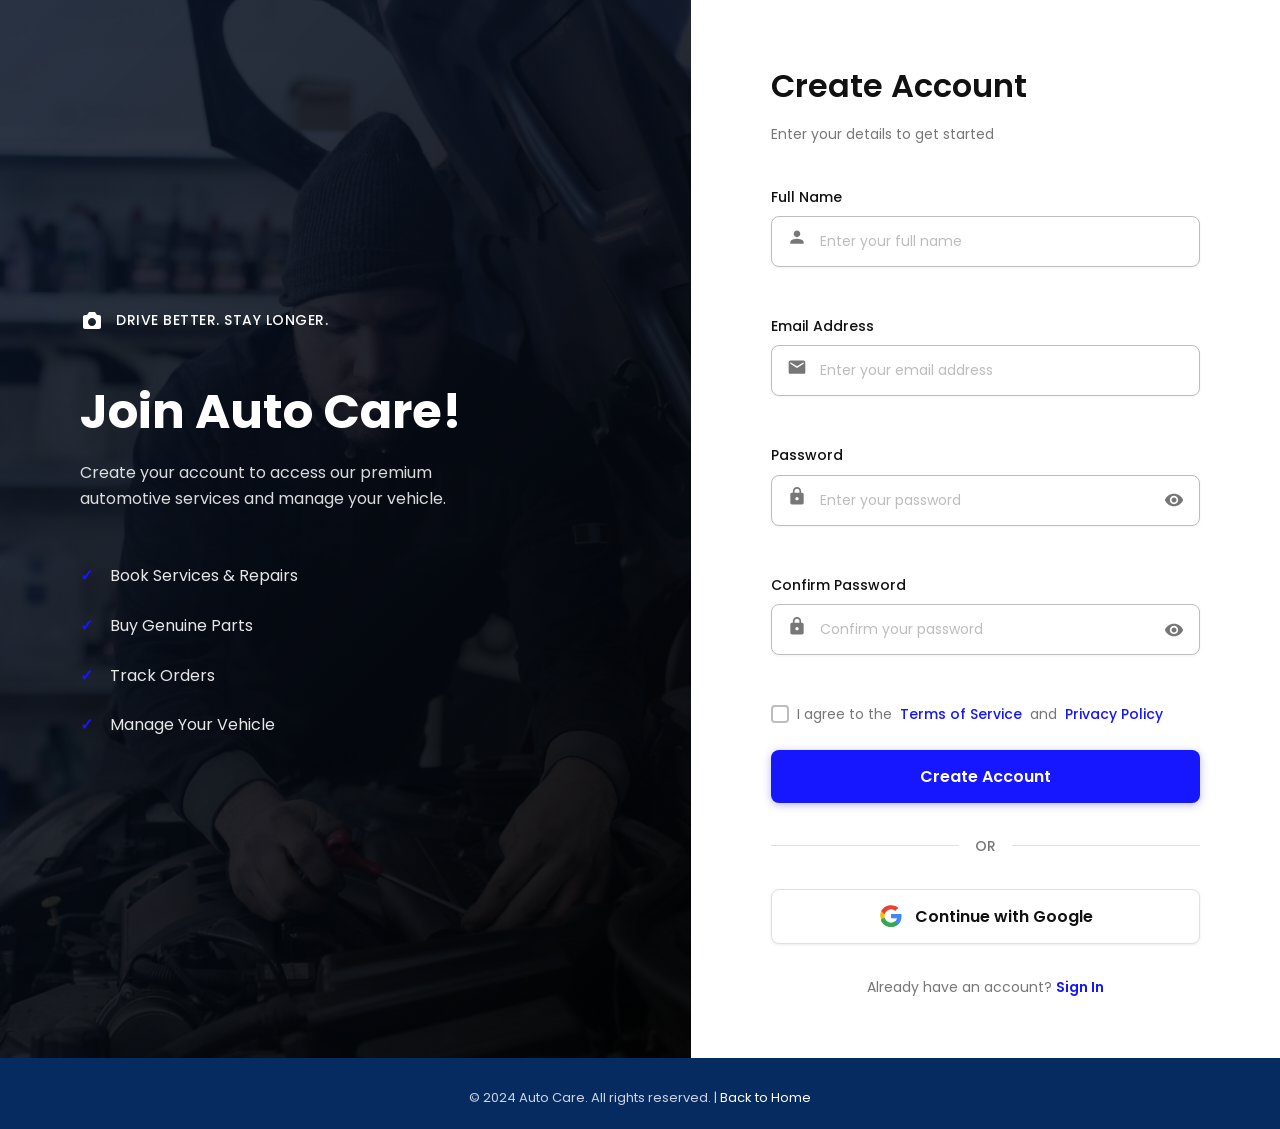
<file: register.html>
<!DOCTYPE html>
<html lang="en">
<head>
    <meta charset="UTF-8">
    <meta name="viewport" content="width=device-width, initial-scale=1.0">
    <title>Auto Care - Create Account</title>
    <link rel="preconnect" href="https://fonts.googleapis.com">
    <link rel="preconnect" href="https://fonts.gstatic.com" crossorigin>
    <link href="https://fonts.googleapis.com/css2?family=Poppins:wght@300;400;500;600;700&display=swap" rel="stylesheet">
    <style>
        * {
            margin: 0;
            padding: 0;
            box-sizing: border-box;
        }

        body {
            font-family: 'Poppins', sans-serif;
            background-color: #FFFFFF;
            color: #111111;
            line-height: 1.6;
        }

        .auth-container {
            display: flex;
            min-height: 100vh;
            width: 100%;
        }

        .left-panel {
            width: 54%;
            min-height: 100vh;
            background: linear-gradient(135deg, rgba(10, 20, 40, 0.85), rgba(0, 0, 0, 0.9)),
                        url('hero-car.jpg') center center / cover no-repeat;
            display: flex;
            align-items: center;
            padding: 60px 80px;
            position: relative;
        }

        .left-content {
            max-width: 500px;
            z-index: 1;
        }

        .top-section {
            display: flex;
            align-items: center;
            gap: 12px;
            margin-bottom: 50px;
        }

        .car-icon {
            display: flex;
            align-items: center;
            justify-content: center;
        }

        .tagline {
            color: #FFFFFF;
            font-size: 14px;
            font-weight: 500;
            letter-spacing: 0.5px;
            text-transform: uppercase;
        }

        .welcome-heading {
            color: #FFFFFF;
            font-size: 48px;
            font-weight: 700;
            line-height: 1.2;
            margin-bottom: 20px;
        }

        .welcome-description {
            color: rgba(255, 255, 255, 0.85);
            font-size: 16px;
            font-weight: 400;
            line-height: 1.6;
            margin-bottom: 40px;
            max-width: 400px;
        }

        .feature-list {
            list-style: none;
            padding: 0;
        }

        .feature-list li {
            color: rgba(255, 255, 255, 0.9);
            font-size: 16px;
            font-weight: 400;
            padding: 12px 0;
            padding-left: 30px;
            position: relative;
        }

        .feature-list li::before {
            content: '✓';
            position: absolute;
            left: 0;
            color: #1717FF;
            font-weight: 600;
        }

        .right-panel {
            width: 46%;
            min-height: 100vh;
            background-color: #FFFFFF;
            display: flex;
            align-items: center;
            justify-content: center;
            padding: 60px 80px;
        }

        .form-container {
            width: 100%;
            max-width: 440px;
        }

        .form-heading {
            color: #111111;
            font-size: 32px;
            font-weight: 600;
            margin-bottom: 12px;
        }

        .form-subtitle {
            color: #777777;
            font-size: 14px;
            font-weight: 400;
            margin-bottom: 40px;
        }

        .auth-form {
            display: flex;
            flex-direction: column;
            gap: 24px;
        }

        .form-group {
            display: flex;
            flex-direction: column;
            gap: 8px;
        }

        .form-group label {
            color: #111111;
            font-size: 14px;
            font-weight: 500;
        }

        .input-wrapper {
            position: relative;
            display: flex;
            align-items: center;
        }

        .input-icon {
            position: absolute;
            left: 16px;
            top: 50%;
            transform: translateY(-50%);
            z-index: 1;
            pointer-events: none;
        }

        .input-wrapper input {
            width: 100%;
            padding: 14px 16px 14px 48px;
            font-size: 14px;
            font-family: 'Poppins', sans-serif;
            border: 1px solid #BDBDBD;
            border-radius: 8px;
            background-color: #FFFFFF;
            color: #111111;
            outline: none;
            transition: all 0.3s ease;
            box-shadow: 0 1px 3px rgba(0, 0, 0, 0.05);
        }

        .input-wrapper input:focus {
            border-color: #1717FF;
            box-shadow: 0 0 0 3px rgba(23, 23, 255, 0.1);
        }

        .input-wrapper input::placeholder {
            color: #BDBDBD;
        }

        .toggle-password {
            position: absolute;
            right: 16px;
            top: 50%;
            transform: translateY(-50%);
            cursor: pointer;
            z-index: 2;
            display: flex;
            align-items: center;
            justify-content: center;
        }

        .toggle-password svg {
            transition: all 0.3s ease;
        }

        .toggle-password:hover svg {
            opacity: 0.7;
        }

        .error-message {
            color: #FF4444;
            font-size: 12px;
            font-weight: 400;
            min-height: 16px;
            display: block;
        }

        .input-wrapper input.error {
            border-color: #FF4444;
        }

        .remember-me {
            display: flex;
            align-items: center;
            gap: 8px;
            cursor: pointer;
            font-size: 14px;
            color: #777777;
            font-weight: 400;
            user-select: none;
        }

        .remember-me input[type="checkbox"] {
            display: none;
        }

        .checkbox-custom {
            width: 18px;
            height: 18px;
            border: 2px solid #BDBDBD;
            border-radius: 4px;
            display: flex;
            align-items: center;
            justify-content: center;
            transition: all 0.3s ease;
            background-color: #FFFFFF;
        }

        .remember-me input[type="checkbox"]:checked + .checkbox-custom {
            background-color: #1717FF;
            border-color: #1717FF;
        }

        .remember-me input[type="checkbox"]:checked + .checkbox-custom::after {
            content: '✓';
            color: #FFFFFF;
            font-size: 12px;
            font-weight: 600;
        }

        .terms-link {
            color: #1717FF;
            font-weight: 500;
            text-decoration: none;
            transition: all 0.3s ease;
        }

        .terms-link:hover {
            text-decoration: underline;
        }

        .btn {
            width: 100%;
            padding: 14px 24px;
            font-size: 16px;
            font-weight: 600;
            font-family: 'Poppins', sans-serif;
            border: none;
            border-radius: 8px;
            cursor: pointer;
            transition: all 0.3s ease;
            display: flex;
            align-items: center;
            justify-content: center;
            gap: 12px;
        }

        .btn-primary {
            background-color: #1717FF;
            color: #FFFFFF;
            box-shadow: 0 2px 8px rgba(23, 23, 255, 0.3);
        }

        .btn-primary:hover {
            background-color: #1313E6;
            box-shadow: 0 4px 12px rgba(23, 23, 255, 0.4);
            transform: translateY(-1px);
        }

        .btn-primary:active {
            transform: translateY(0);
        }

        .btn-google {
            background-color: #FFFFFF;
            color: #111111;
            border: 1px solid #E0E0E0;
            box-shadow: 0 1px 3px rgba(0, 0, 0, 0.08);
        }

        .btn-google:hover {
            background-color: #FAFAFA;
            box-shadow: 0 2px 6px rgba(0, 0, 0, 0.12);
            transform: translateY(-1px);
        }

        .btn-google:active {
            transform: translateY(0);
        }

        .separator {
            display: flex;
            align-items: center;
            justify-content: center;
            margin: 8px 0;
            position: relative;
        }

        .separator::before,
        .separator::after {
            content: '';
            flex: 1;
            height: 1px;
            background-color: #E0E0E0;
        }

        .separator span {
            padding: 0 16px;
            color: #777777;
            font-size: 14px;
            font-weight: 500;
        }

        .create-account {
            margin-top: 32px;
            text-align: center;
        }

        .create-account p {
            color: #777777;
            font-size: 14px;
            font-weight: 400;
        }

        .create-link {
            color: #1717FF;
            font-weight: 600;
            text-decoration: none;
            transition: all 0.3s ease;
        }

        .create-link:hover {
            text-decoration: underline;
        }

        .message-container {
            position: fixed;
            top: 20px;
            right: 20px;
            z-index: 1000;
            display: flex;
            flex-direction: column;
            gap: 10px;
        }

        .message {
            padding: 16px 24px;
            border-radius: 8px;
            font-size: 14px;
            font-weight: 500;
            min-width: 300px;
            animation: slideIn 0.3s ease;
            box-shadow: 0 4px 12px rgba(0, 0, 0, 0.15);
        }

        .message.success {
            background-color: #4CAF50;
            color: #FFFFFF;
        }

        .message.error {
            background-color: #FF4444;
            color: #FFFFFF;
        }

        .message.info {
            background-color: #2196F3;
            color: #FFFFFF;
        }

        @keyframes slideIn {
            from {
                transform: translateX(400px);
                opacity: 0;
            }
            to {
                transform: translateX(0);
                opacity: 1;
            }
        }

        @keyframes slideOut {
            from {
                transform: translateX(0);
                opacity: 1;
            }
            to {
                transform: translateX(400px);
                opacity: 0;
            }
        }

        @media (max-width: 1024px) {
            .left-panel {
                width: 50%;
                padding: 40px 50px;
            }

            .right-panel {
                width: 50%;
                padding: 40px 50px;
            }

            .welcome-heading {
                font-size: 36px;
            }

            .form-container {
                max-width: 400px;
            }
        }

        @media (max-width: 768px) {
            .auth-container {
                flex-direction: column;
            }

            .left-panel {
                width: 100%;
                min-height: auto;
                padding: 30px 20px;
                background: linear-gradient(135deg, rgba(10, 20, 40, 0.9), rgba(0, 0, 0, 0.95)),
                            url('hero-car.jpg') center center / cover no-repeat;
            }

            .left-content {
                max-width: 100%;
            }

            .top-section {
                margin-bottom: 20px;
            }

            .welcome-heading {
                font-size: 28px;
                margin-bottom: 12px;
            }

            .welcome-description {
                font-size: 14px;
                margin-bottom: 20px;
            }

            .feature-list {
                display: none;
            }

            .right-panel {
                width: 100%;
                min-height: auto;
                padding: 30px 20px;
            }

            .form-container {
                max-width: 100%;
            }

            .form-heading {
                font-size: 24px;
            }

            .form-subtitle {
                font-size: 13px;
                margin-bottom: 24px;
            }

            .auth-form {
                gap: 20px;
            }

            .btn {
                padding: 12px 20px;
                font-size: 15px;
            }

            .message {
                min-width: calc(100vw - 40px);
                max-width: calc(100vw - 40px);
            }
        }

        @media (max-width: 480px) {
            .left-panel {
                padding: 20px 15px;
            }

            .right-panel {
                padding: 20px 15px;
            }

            .welcome-heading {
                font-size: 24px;
            }

            .form-heading {
                font-size: 22px;
            }

            .input-wrapper input {
                padding: 12px 14px 12px 44px;
                font-size: 13px;
            }

            .input-icon {
                left: 14px;
            }

            .toggle-password {
                right: 14px;
            }
        }

        /* Footer for auth pages */
        .site-footer {
            background: #062B60;
            color: #fff;
            padding: 30px 0 20px;
            text-align: center;
        }

        .site-footer p {
            font-size: 13px;
            color: rgba(255, 255, 255, 0.8);
            margin: 0;
        }

        .site-footer a {
            color: #fff;
            text-decoration: none;
        }

        .site-footer a:hover {
            text-decoration: underline;
        }
    </style>
</head>
<body>
    <div class="auth-container">
        <div class="left-panel">
            <div class="left-content">
                <div class="top-section">
                    <div class="car-icon">
                        <svg width="24" height="24" viewBox="0 0 24 24" fill="none" xmlns="http://www.w3.org/2000/svg">
                            <path d="M19 6H17L15.3 3.4C15.1 3.1 14.7 3 14.3 3H9.7C9.3 3 8.9 3.1 8.7 3.4L7 6H5C3.9 6 3 6.9 3 8V18C3 19.1 3.9 20 5 20H19C20.1 20 21 19.1 21 18V8C21 6.9 20.1 6 19 6ZM12 17C9.8 17 8 15.2 8 13C8 10.8 9.8 9 12 9C14.2 9 16 10.8 16 13C16 15.2 14.2 17 12 17Z" fill="white"/>
                        </svg>
                    </div>
                    <p class="tagline">Drive Better. Stay Longer.</p>
                </div>
                <h1 class="welcome-heading">Join Auto Care!</h1>
                <p class="welcome-description">Create your account to access our premium automotive services and manage your vehicle.</p>
                <ul class="feature-list">
                    <li>Book Services & Repairs</li>
                    <li>Buy Genuine Parts</li>
                    <li>Track Orders</li>
                    <li>Manage Your Vehicle</li>
                </ul>
            </div>
        </div>

        <div class="right-panel">
            <div class="form-container">
                <h2 class="form-heading">Create Account</h2>
                <p class="form-subtitle">Enter your details to get started</p>

                <form id="registerForm" class="auth-form">
                    <div class="form-group">
                        <label for="fullName">Full Name</label>
                        <div class="input-wrapper">
                            <span class="input-icon">
                                <svg width="20" height="20" viewBox="0 0 24 24" fill="none" xmlns="http://www.w3.org/2000/svg">
                                    <path d="M12 12C14.2 12 16 10.2 16 8C16 5.8 14.2 4 12 4C9.8 4 8 5.8 8 8C8 10.2 9.8 12 12 12ZM12 14C9.3 14 4 15.3 4 18V20H20V18C20 15.3 14.7 14 12 14Z" fill="#777777"/>
                                </svg>
                            </span>
                            <input type="text" id="fullName" name="fullName" placeholder="Enter your full name" required>
                        </div>
                        <span class="error-message" id="fullNameError"></span>
                    </div>

                    <div class="form-group">
                        <label for="regEmail">Email Address</label>
                        <div class="input-wrapper">
                            <span class="input-icon">
                                <svg width="20" height="20" viewBox="0 0 24 24" fill="none" xmlns="http://www.w3.org/2000/svg">
                                    <path d="M20 4H4C2.9 4 2 4.9 2 6V18C2 19.1 2.9 20 4 20H20C21.1 20 22 19.1 22 18V6C22 4.9 21.1 4 20 4ZM20 8L12 13L4 8V6L12 11L20 6V8Z" fill="#777777"/>
                                </svg>
                            </span>
                            <input type="email" id="regEmail" name="regEmail" placeholder="Enter your email address" required>
                        </div>
                        <span class="error-message" id="regEmailError"></span>
                    </div>

                    <div class="form-group">
                        <label for="regPassword">Password</label>
                        <div class="input-wrapper">
                            <span class="input-icon">
                                <svg width="20" height="20" viewBox="0 0 24 24" fill="none" xmlns="http://www.w3.org/2000/svg">
                                    <path d="M18 8H17V6C17 3.2 14.8 1 12 1C9.2 1 7 3.2 7 6V8H6C4.9 8 4 8.9 4 10V20C4 21.1 4.9 22 6 22H18C19.1 22 20 21.1 20 20V10C20 8.9 19.1 8 18 8ZM12 17C10.9 17 10 16.1 10 15C10 13.9 10.9 13 12 13C13.1 13 14 13.9 14 15C14 16.1 13.1 17 12 17ZM15 8H9V6C9 4.3 10.3 3 12 3C13.7 3 15 4.3 15 6V8Z" fill="#777777"/>
                                </svg>
                            </span>
                            <input type="password" id="regPassword" name="regPassword" placeholder="Enter your password" required>
                            <span class="toggle-password" id="toggleRegPassword">
                                <svg class="eye-open" width="20" height="20" viewBox="0 0 24 24" fill="none" xmlns="http://www.w3.org/2000/svg">
                                    <path d="M12 4.5C7 4.5 2.7 7.6 1 12C2.7 16.4 7 19.5 12 19.5C17 19.5 21.3 16.4 23 12C21.3 7.6 17 4.5 12 4.5ZM12 17C9.2 17 7 14.8 7 12C7 9.2 9.2 7 12 7C14.8 7 17 9.2 17 12C17 14.8 14.8 17 12 17ZM12 9C10.3 9 9 10.3 9 12C9 13.7 10.3 15 12 15C13.7 15 15 13.7 15 12C15 10.3 13.7 9 12 9Z" fill="#777777"/>
                                </svg>
                                <svg class="eye-closed" width="20" height="20" viewBox="0 0 24 24" fill="none" xmlns="http://www.w3.org/2000/svg" style="display: none;">
                                    <path d="M12 7C9.2 7 7 9.2 7 12C7 14.8 9.2 17 12 17C14.8 17 17 14.8 17 12C17 9.2 14.8 7 12 7ZM12 15C10.3 15 9 13.7 9 12C9 10.3 10.3 9 12 9C13.7 9 15 10.3 15 12C15 13.7 13.7 15 12 15Z" fill="#777777"/>
                                    <path d="M1.5 3.5L2.9 2.1L21.9 21.1L20.5 22.5L1.5 3.5Z" fill="#777777"/>
                                </svg>
                            </span>
                        </div>
                        <span class="error-message" id="regPasswordError"></span>
                    </div>

                    <div class="form-group">
                        <label for="confirmPassword">Confirm Password</label>
                        <div class="input-wrapper">
                            <span class="input-icon">
                                <svg width="20" height="20" viewBox="0 0 24 24" fill="none" xmlns="http://www.w3.org/2000/svg">
                                    <path d="M18 8H17V6C17 3.2 14.8 1 12 1C9.2 1 7 3.2 7 6V8H6C4.9 8 4 8.9 4 10V20C4 21.1 4.9 22 6 22H18C19.1 22 20 21.1 20 20V10C20 8.9 19.1 8 18 8ZM12 17C10.9 17 10 16.1 10 15C10 13.9 10.9 13 12 13C13.1 13 14 13.9 14 15C14 16.1 13.1 17 12 17ZM15 8H9V6C9 4.3 10.3 3 12 3C13.7 3 15 4.3 15 6V8Z" fill="#777777"/>
                                </svg>
                            </span>
                            <input type="password" id="confirmPassword" name="confirmPassword" placeholder="Confirm your password" required>
                            <span class="toggle-password" id="toggleConfirmPassword">
                                <svg class="eye-open" width="20" height="20" viewBox="0 0 24 24" fill="none" xmlns="http://www.w3.org/2000/svg">
                                    <path d="M12 4.5C7 4.5 2.7 7.6 1 12C2.7 16.4 7 19.5 12 19.5C17 19.5 21.3 16.4 23 12C21.3 7.6 17 4.5 12 4.5ZM12 17C9.2 17 7 14.8 7 12C7 9.2 9.2 7 12 7C14.8 7 17 9.2 17 12C17 14.8 14.8 17 12 17ZM12 9C10.3 9 9 10.3 9 12C9 13.7 10.3 15 12 15C13.7 15 15 13.7 15 12C15 10.3 13.7 9 12 9Z" fill="#777777"/>
                                </svg>
                                <svg class="eye-closed" width="20" height="20" viewBox="0 0 24 24" fill="none" xmlns="http://www.w3.org/2000/svg" style="display: none;">
                                    <path d="M12 7C9.2 7 7 9.2 7 12C7 14.8 9.2 17 12 17C14.8 17 17 14.8 17 12C17 9.2 14.8 7 12 7ZM12 15C10.3 15 9 13.7 9 12C9 10.3 10.3 9 12 9C13.7 9 15 10.3 15 12C15 13.7 13.7 15 12 15Z" fill="#777777"/>
                                    <path d="M1.5 3.5L2.9 2.1L21.9 21.1L20.5 22.5L1.5 3.5Z" fill="#777777"/>
                                </svg>
                            </span>
                        </div>
                        <span class="error-message" id="confirmPasswordError"></span>
                    </div>

                    <label class="remember-me">
                        <input type="checkbox" id="agreeTerms" required>
                        <span class="checkbox-custom"></span>
                        I agree to the <a href="#" class="terms-link">Terms of Service</a> and <a href="#" class="terms-link">Privacy Policy</a>
                    </label>

                    <button type="submit" class="btn btn-primary">Create Account</button>

                    <div class="separator">
                        <span>OR</span>
                    </div>

                    <button type="button" class="btn btn-google" id="googleRegister">
                        <svg width="24" height="24" viewBox="0 0 24 24" fill="none" xmlns="http://www.w3.org/2000/svg">
                            <path d="M22.56 12.25C22.56 11.47 22.49 10.72 22.36 10H12V14.26H17.92C17.66 15.65 16.86 16.81 15.68 17.58V20.44H19.27C21.37 18.49 22.56 15.65 22.56 12.25Z" fill="#4285F4"/>
                            <path d="M12 23C15.03 23 17.58 22.02 19.27 20.44L15.68 17.58C14.7 18.26 13.46 18.66 12 18.66C9.09 18.66 6.61 16.66 5.72 14H2.07V16.95C3.75 20.32 7.16 23 12 23Z" fill="#34A853"/>
                            <path d="M5.72 14C5.55 13.47 5.45 12.92 5.45 12.36C5.45 11.8 5.55 11.25 5.72 10.72V7.77H2.07C1.5 8.89 1.18 10.12 1.18 11.36C1.18 12.6 1.5 13.83 2.07 14.95L5.72 14Z" fill="#FBBC05"/>
                            <path d="M12 5.36C13.6 5.36 15.03 5.93 16.18 7.02L19.42 3.78C17.58 2.07 15.03 1.18 12 1.18C7.16 1.18 3.75 3.86 2.07 7.23L5.72 10.18C6.61 7.5 9.09 5.36 12 5.36Z" fill="#EA4335"/>
                        </svg>
                        Continue with Google
                    </button>
                </form>

                <div class="create-account">
                    <p>Already have an account? <a href="login.html" class="create-link">Sign In</a></p>
                </div>
            </div>
        </div>
    </div>

    <div class="message-container" id="messageContainer"></div>

    <footer class="site-footer" id="site-footer"></footer>

    <script>
        document.addEventListener('DOMContentLoaded', function() {
            initializeRegisterForm();
            initializePasswordToggles();
            initializeGoogleButtons();
            renderAuthFooter();
        });

        function renderAuthFooter() {
            const footer = document.getElementById('site-footer');
            if (footer) {
                footer.innerHTML = '<p>&copy; 2024 Auto Care. All rights reserved. | <a href="index.html">Back to Home</a></p>';
            }
        }

        function showMessage(message, type = 'info') {
            const container = document.getElementById('messageContainer');
            if (!container) return;

            const messageEl = document.createElement('div');
            messageEl.className = `message ${type}`;
            messageEl.textContent = message;

            container.appendChild(messageEl);

            setTimeout(() => {
                messageEl.style.animation = 'slideOut 0.3s ease forwards';
                setTimeout(() => {
                    if (container.contains(messageEl)) {
                        container.removeChild(messageEl);
                    }
                }, 300);
            }, 5000);
        }

        function clearError(elementId) {
            const errorEl = document.getElementById(elementId);
            if (errorEl) {
                errorEl.textContent = '';
            }
        }

        function setError(elementId, message) {
            const errorEl = document.getElementById(elementId);
            if (errorEl) {
                errorEl.textContent = message;
            }
        }

        function isValidEmail(email) {
            const emailRegex = /^[^\s@]+@[^\s@]+\.[^\s@]+$/;
            return emailRegex.test(email);
        }

        function isValidPassword(password) {
            const passwordRegex = /^(?=.*[A-Za-z])(?=.*\d)[A-Za-z\d@$!%*#?&]{8,}$/;
            return passwordRegex.test(password);
        }

        function initializeRegisterForm() {
            const registerForm = document.getElementById('registerForm');
            if (!registerForm) return;

            registerForm.addEventListener('submit', function(e) {
                e.preventDefault();
                handleRegisterSubmit();
            });
        }

        function handleRegisterSubmit() {
            const fullName = document.getElementById('fullName');
            const email = document.getElementById('regEmail');
            const password = document.getElementById('regPassword');
            const confirmPassword = document.getElementById('confirmPassword');
            const agreeTerms = document.getElementById('agreeTerms');

            clearError('fullNameError');
            clearError('regEmailError');
            clearError('regPasswordError');
            clearError('confirmPasswordError');
            fullName.classList.remove('error');
            email.classList.remove('error');
            password.classList.remove('error');
            confirmPassword.classList.remove('error');

            let isValid = true;

            if (!fullName.value.trim()) {
                setError('fullNameError', 'Full name is required');
                fullName.classList.add('error');
                isValid = false;
            } else if (fullName.value.trim().length < 2) {
                setError('fullNameError', 'Full name must be at least 2 characters');
                fullName.classList.add('error');
                isValid = false;
            }

            if (!email.value.trim()) {
                setError('regEmailError', 'Email address is required');
                email.classList.add('error');
                isValid = false;
            } else if (!isValidEmail(email.value.trim())) {
                setError('regEmailError', 'Please enter a valid email address');
                email.classList.add('error');
                isValid = false;
            }

            if (!password.value) {
                setError('regPasswordError', 'Password is required');
                password.classList.add('error');
                isValid = false;
            } else if (!isValidPassword(password.value)) {
                setError('regPasswordError', 'Password must be at least 8 characters with letters and numbers');
                password.classList.add('error');
                isValid = false;
            }

            if (!confirmPassword.value) {
                setError('confirmPasswordError', 'Please confirm your password');
                confirmPassword.classList.add('error');
                isValid = false;
            } else if (password.value !== confirmPassword.value) {
                setError('confirmPasswordError', 'Passwords do not match');
                confirmPassword.classList.add('error');
                isValid = false;
            }

            if (!agreeTerms.checked) {
                showMessage('Please agree to the Terms of Service and Privacy Policy', 'error');
                isValid = false;
            }

            if (!isValid) return;

            const registerData = {
                fullName: fullName.value.trim(),
                email: email.value.trim(),
                password: password.value
            };

            showMessage('Registration form submitted successfully. Backend integration pending.', 'success');
            console.log('Registration data:', registerData);
        }

        function initializePasswordToggles() {
            const toggleRegPassword = document.getElementById('toggleRegPassword');
            if (toggleRegPassword) {
                toggleRegPassword.addEventListener('click', function() {
                    togglePasswordVisibility('regPassword', toggleRegPassword);
                });
            }

            const toggleConfirmPassword = document.getElementById('toggleConfirmPassword');
            if (toggleConfirmPassword) {
                toggleConfirmPassword.addEventListener('click', function() {
                    togglePasswordVisibility('confirmPassword', toggleConfirmPassword);
                });
            }
        }

        function togglePasswordVisibility(inputId, toggleButton) {
            const input = document.getElementById(inputId);
            const eyeOpen = toggleButton.querySelector('.eye-open');
            const eyeClosed = toggleButton.querySelector('.eye-closed');

            if (input.type === 'password') {
                input.type = 'text';
                eyeOpen.style.display = 'none';
                eyeClosed.style.display = 'block';
            } else {
                input.type = 'password';
                eyeOpen.style.display = 'block';
                eyeClosed.style.display = 'none';
            }
        }

        function initializeGoogleButtons() {
            const googleRegister = document.getElementById('googleRegister');
            if (googleRegister) {
                googleRegister.addEventListener('click', function() {
                    showMessage('Google Registration requires proper OAuth 2.0 setup. Integration pending.', 'info');
                    console.log('Google register clicked - OAuth integration required');
                });
            }
        }
    </script>
</body>
</html>
</file>
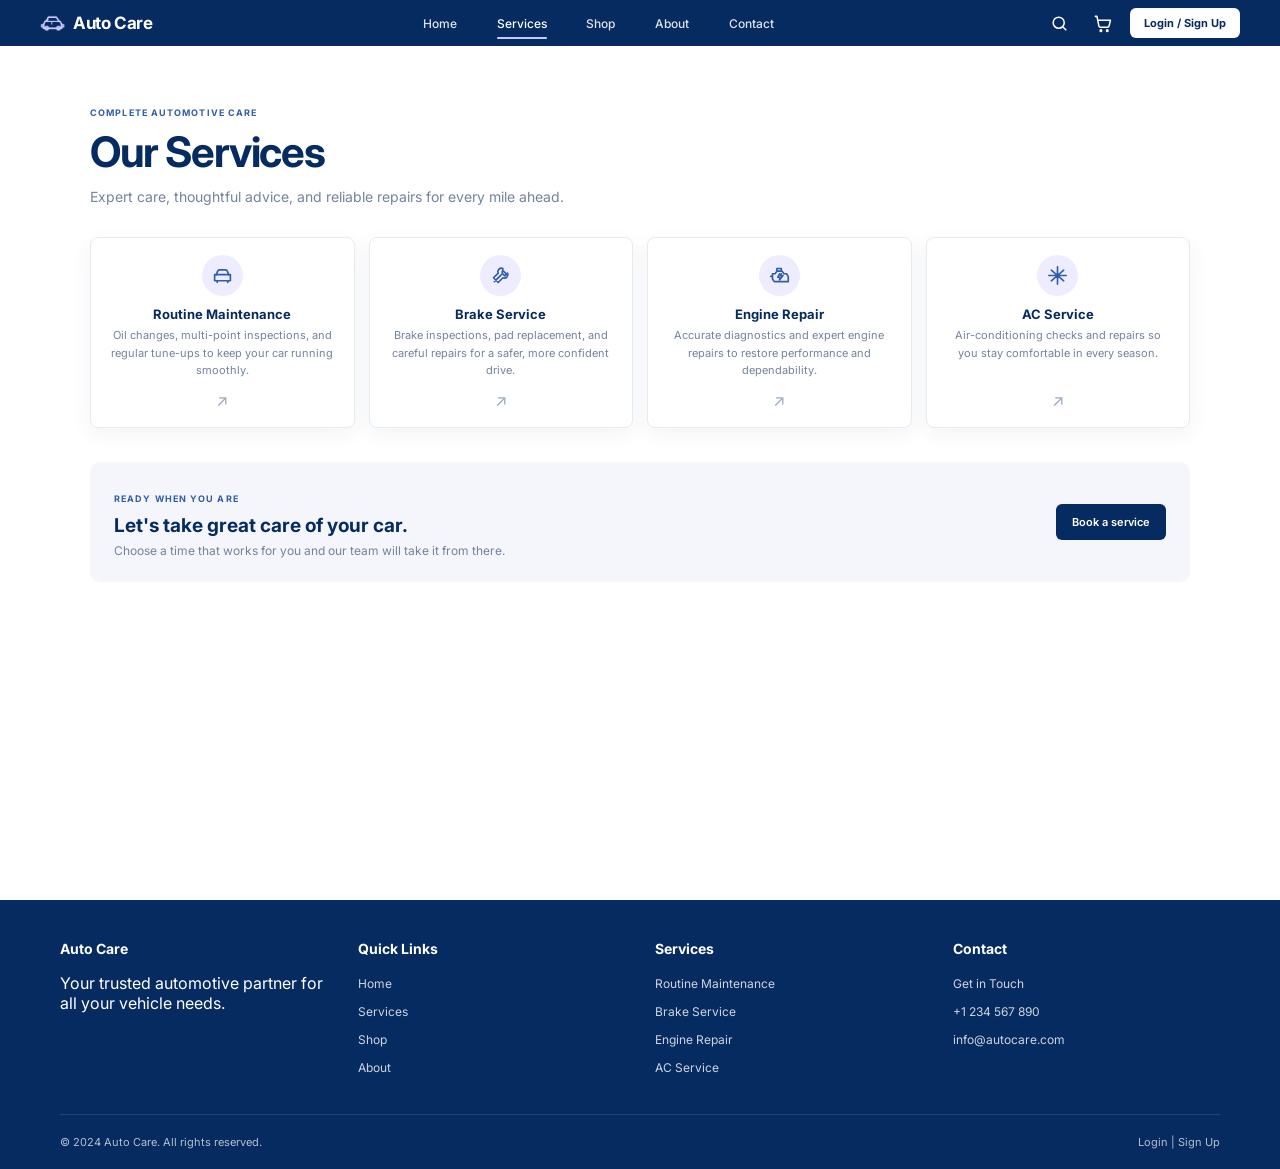
<file: services.html>
<!doctype html>
<html lang="en">
<head>
  <meta charset="utf-8">
  <meta name="viewport" content="width=device-width, initial-scale=1">
  <meta name="theme-color" content="#062B60">
  <title>Our Services | Auto Care</title>
  <link rel="preconnect" href="https://fonts.googleapis.com">
  <link rel="preconnect" href="https://fonts.gstatic.com" crossorigin>
  <link href="https://fonts.googleapis.com/css2?family=Inter:wght@400;500;600;700;800&display=swap" rel="stylesheet">
  <link rel="stylesheet" href="style.css">
  <script src="script.js" defer></script>
</head>
<body data-page="services">
  <header class="site-header" id="site-header"></header>
  <main class="page-shell">
    <div class="page-intro"><span class="eyebrow">COMPLETE AUTOMOTIVE CARE</span><h1>Our Services</h1><p>Expert care, thoughtful advice, and reliable repairs for every mile ahead.</p></div>
    <div class="services-grid service-list">
      <a class="service-card" href="book-service.html?service=Routine%20Maintenance"><span class="service-icon"><svg viewBox="0 0 24 24"><path d="m5 11 1.5-4A2 2 0 0 1 8.4 5.5h7.2A2 2 0 0 1 17.5 7l1.5 4"/><path d="M3 11h18v7H3zM6 18v2m12-2v2"/></svg></span><span class="service-copy"><span class="service-title">Routine Maintenance</span><span class="service-description">Oil changes, multi-point inspections, and regular tune-ups to keep your car running smoothly.</span></span><span class="service-arrow">↗</span></a>
      <a class="service-card" href="book-service.html?service=Brake%20Service"><span class="service-icon"><svg viewBox="0 0 24 24"><path d="m14.7 6.3 3 3M5 19l7.8-7.8m1.9-7.3a4 4 0 0 0-5.3 5.3L4 14.6 9.4 20l5.4-5.4a4 4 0 0 0 5.3-5.3l-3.2 3.2-3-3z"/></svg></span><span class="service-copy"><span class="service-title">Brake Service</span><span class="service-description">Brake inspections, pad replacement, and careful repairs for a safer, more confident drive.</span></span><span class="service-arrow">↗</span></a>
      <a class="service-card" href="book-service.html?service=Engine%20Repair"><span class="service-icon"><svg viewBox="0 0 24 24"><path d="M4 10h3l2-3h6l2 3h3l2 3v6H6l-2-3zM2 13h2m5-6V4h5v3"/><path d="m12 10-2 4h3l-1 3 4-5h-3l1-2"/></svg></span><span class="service-copy"><span class="service-title">Engine Repair</span><span class="service-description">Accurate diagnostics and expert engine repairs to restore performance and dependability.</span></span><span class="service-arrow">↗</span></a>
      <a class="service-card" href="book-service.html?service=AC%20Service"><span class="service-icon"><svg viewBox="0 0 24 24"><path d="M12 2v20M4.93 5.93l14.14 12.14M2 12h20M4.93 18.07 19.07 5.93"/></svg></span><span class="service-copy"><span class="service-title">AC Service</span><span class="service-description">Air-conditioning checks and repairs so you stay comfortable in every season.</span></span><span class="service-arrow">↗</span></a>
    </div>
    <section class="callout"><div><span class="eyebrow">READY WHEN YOU ARE</span><h2>Let's take great care of your car.</h2><p>Choose a time that works for you and our team will take it from there.</p></div><a class="button button-primary" href="book-service.html">Book a service</a></section>
  </main>

  <footer class="site-footer" id="site-footer"></footer>
</body>
</html>
</file>
<file: style.css>
:root {
  font-family: Inter, Arial, sans-serif;
  color: #153B70;
  background: #FFFFFF;
  font-synthesis: none;
  text-rendering: optimizeLegibility;
  -webkit-font-smoothing: antialiased;
  --navy: #062B60;
  --accent: #315DA8;
  --text: #153B70;
  --muted: #74839B;
  --lavender: #C9C8FF;
  --border: #E7EBF1;
  --shadow: 0 6px 20px rgb(22 51 91 / 6%);
}

* { box-sizing: border-box; }
html { min-width: 320px; scroll-behavior: smooth; }
body { min-width: 320px; margin: 0; background: #fff; }
button, input, select, textarea { font: inherit; }
button, a { -webkit-tap-highlight-color: transparent; }
a { color: inherit; text-decoration: none; }
button { color: inherit; }
[hidden] { display: none !important; }
svg { width: 22px; height: 22px; fill: none; stroke: currentColor; stroke-width: 1.9; stroke-linecap: round; stroke-linejoin: round; }

.site-header { position: relative; z-index: 5; height: 46px; color: #fff; background: var(--navy); }
.header-inner {
  width: min(100% - 64px, 1200px); height: 100%; margin: 0 auto;
  display: flex; align-items: center; justify-content: space-between; gap: 30px;
}
.brand { display: inline-flex; align-items: center; gap: 8px; color: #fff; font-size: 17px; font-weight: 700; letter-spacing: -.4px; white-space: nowrap; }
.brand img { width: 25px; height: 25px; object-fit: contain; }
.main-nav, .header-actions { display: flex; align-items: center; }
.main-nav { height: 100%; gap: clamp(20px, 3.1vw, 42px); }
.main-nav a {
  position: relative; height: 100%; display: inline-flex; align-items: center;
  color: rgb(255 255 255 / 87%); font-size: 12px; font-weight: 500; transition: color .18s ease;
}
.main-nav a:hover, .main-nav a[aria-current="page"] { color: #fff; }
.main-nav a[aria-current="page"]::after { position: absolute; right: 0; bottom: 7px; left: 0; height: 2px; border-radius: 2px; background: var(--lavender); content: ""; }
.header-actions { gap: 12px; }
.icon-button {
  position: relative; width: 31px; height: 31px; padding: 0; border: 0; border-radius: 8px;
  display: inline-flex; align-items: center; justify-content: center; color: #fff;
  background: transparent; cursor: pointer; transition: background .18s ease;
}
.icon-button:hover { background: rgb(255 255 255 / 10%); }
.icon-button svg { width: 19px; height: 19px; }
.cart-count {
  position: absolute; top: -1px; right: -2px; min-width: 15px; height: 15px; padding: 0 3px;
  border: 1px solid var(--navy); border-radius: 999px; color: var(--navy); background: var(--lavender);
  font-size: 9px; font-weight: 700; line-height: 13px; text-align: center;
}
.login-button {
  min-height: 30px; padding: 0 14px; border-radius: 6px; display: inline-flex; align-items: center;
  justify-content: center; color: var(--navy); background: #fff; font-size: 11px; font-weight: 700; white-space: nowrap;
}
.login-button:hover { background: #f0f2ff; }
.mobile-menu-button { display: none; }
.search-panel {
  position: absolute; top: calc(100% + 9px); right: max(24px, calc((100% - 1200px) / 2));
  z-index: 10; width: min(440px, calc(100vw - 32px)); min-height: 58px; padding: 9px 10px 9px 16px;
  border: 1px solid var(--border); border-radius: 10px; display: flex; align-items: center; gap: 11px;
  color: var(--muted); background: #fff; box-shadow: 0 12px 34px rgb(6 43 96 / 16%);
}
.search-panel input { width: 100%; min-width: 0; border: 0; outline: 0; color: var(--navy); font-size: 13px; }

.hero {
  position: relative; min-height: 270px; overflow: hidden; display: flex; align-items: center;
  color: #fff; background: #20394c url("hero-car.jpg") center 48% / cover no-repeat;
}
.hero-shade { position: absolute; inset: 0; background: linear-gradient(90deg, rgb(5 26 48 / 80%) 0%, rgb(5 26 48 / 66%) 38%, rgb(5 26 48 / 22%) 72%, rgb(5 26 48 / 8%) 100%); }
.hero-content { position: relative; z-index: 1; width: min(100% - 64px, 1160px); margin: 0 auto; padding: 22px 0 24px; }
.hero-badge {
  margin-bottom: 11px; padding: 5px 9px; border: 1px solid rgb(255 255 255 / 28%); border-radius: 4px;
  display: inline-flex; color: #e8eaff; background: rgb(14 44 79 / 54%); font-size: 10px; font-weight: 600; letter-spacing: .35px;
}
.hero h1 { max-width: 550px; margin: 0; color: #fff; font-size: clamp(28px, 3.35vw, 39px); font-weight: 700; letter-spacing: -1.2px; line-height: 1.14; }
.hero p { max-width: 510px; margin: 10px 0 16px; color: rgb(255 255 255 / 86%); font-size: 12px; line-height: 1.65; }
.hero-actions { display: flex; flex-wrap: wrap; gap: 9px; }
.button {
  min-height: 36px; padding: 0 15px; border: 1px solid transparent; border-radius: 6px;
  display: inline-flex; align-items: center; justify-content: center; gap: 8px;
  font-size: 11px; font-weight: 600; cursor: pointer; transition: transform .18s ease, box-shadow .18s ease, background .18s ease;
}
.button:hover { transform: translateY(-1px); }
.button-light { color: var(--navy); background: #fff; }
.button-light:hover { background: #f0f2ff; box-shadow: 0 5px 15px rgb(0 0 0 / 13%); }
.button-outline-light { border-color: rgb(255 255 255 / 75%); color: #fff; background: rgb(255 255 255 / 4%); }
.button-outline-light:hover { background: rgb(255 255 255 / 13%); }
.button-primary { color: #fff; background: var(--navy); }
.button-primary:hover { background: #10417f; box-shadow: 0 5px 14px rgb(6 43 96 / 16%); }

.features-section { border-bottom: 1px solid #E8EBF0; background: #fff; }
.features-grid {
  width: min(100% - 64px, 1160px); min-height: 97px; margin: 0 auto;
  display: grid; grid-template-columns: repeat(4, minmax(0, 1fr)); align-items: center; gap: 24px;
}
.feature-item { min-width: 0; display: flex; align-items: center; gap: 11px; }
.feature-icon, .service-icon {
  flex: 0 0 auto; width: 42px; height: 42px; border-radius: 50%; display: inline-flex;
  align-items: center; justify-content: center; color: var(--accent); background: #eeedff;
}
.feature-icon svg, .service-icon svg { width: 21px; height: 21px; }
.feature-item h2 { margin: 0 0 4px; color: var(--navy); font-size: 11px; font-weight: 700; line-height: 1.35; }
.feature-item p { margin: 0; color: var(--muted); font-size: 9px; line-height: 1.4; }
.services-section { width: min(100% - 64px, 1160px); margin: 0 auto; padding: 23px 0 50px; scroll-margin-top: 20px; }
.section-heading { margin-bottom: 17px; text-align: center; }
.section-heading h2 { margin: 0 0 5px; color: var(--navy); font-size: 21px; font-weight: 700; letter-spacing: -.5px; }
.section-heading p { margin: 0; color: var(--muted); font-size: 11px; }
.services-grid { display: grid; grid-template-columns: repeat(4, minmax(0, 1fr)); gap: 14px; }
.service-card {
  min-height: 77px; padding: 12px; border: 1px solid var(--border); border-radius: 8px;
  display: flex; align-items: center; gap: 10px; background: #fff; box-shadow: var(--shadow);
  transition: border-color .2s ease, box-shadow .2s ease, transform .2s ease;
}
.service-card:hover { transform: translateY(-3px); border-color: #c5d2e7; box-shadow: 0 12px 26px rgb(22 51 91 / 11%); }
.service-icon { width: 41px; height: 41px; }
.service-copy { min-width: 0; display: flex; flex: 1; flex-direction: column; gap: 4px; }
.service-title { color: var(--navy); font-size: 11px; font-weight: 700; line-height: 1.3; }
.service-description { color: var(--muted); font-size: 9px; line-height: 1.4; }
.service-arrow { flex: 0 0 auto; color: #98a8bd; transition: color .18s ease, transform .18s ease; }
.service-card:hover .service-arrow { transform: translate(2px, -2px); color: var(--accent); }

.page-shell { width: min(100% - 64px, 1100px); min-height: calc(100vh - 46px); margin: 0 auto; padding: 54px 0 76px; }
.narrow-page { width: min(100% - 48px, 720px); }
.page-intro { max-width: 700px; margin-bottom: 28px; }
.eyebrow { color: var(--accent); font-size: 9px; font-weight: 700; letter-spacing: 1.1px; }
.page-intro h1 { margin: 8px 0 9px; color: var(--navy); font-size: clamp(29px, 4vw, 42px); letter-spacing: -1.4px; line-height: 1.15; }
.page-intro p { margin: 0; color: var(--muted); font-size: 14px; line-height: 1.7; }
.service-list { gap: 16px; grid-template-columns: repeat(2, minmax(0, 1fr)); }
.service-list .service-card { min-height: 108px; padding: 17px; }
.service-list .service-title { font-size: 13px; }
.service-list .service-description { font-size: 11px; line-height: 1.6; }
.callout { margin-top: 34px; padding: 24px; border-radius: 10px; display: flex; align-items: center; justify-content: space-between; gap: 20px; background: #f5f6fc; }
.callout h2 { margin: 8px 0 6px; color: var(--navy); font-size: 19px; }
.callout p { margin: 0; color: var(--muted); font-size: 12px; }
.product-grid { display: grid; grid-template-columns: repeat(3, minmax(0, 1fr)); gap: 20px; }
.product-card { overflow: hidden; border: 1px solid var(--border); border-radius: 10px; background: #fff; box-shadow: var(--shadow); }
.product-card > img { width: 100%; height: 185px; display: block; object-fit: cover; background: #f0f2f5; }
.product-info { padding: 16px; }
.product-info h2 { margin: 7px 0 17px; color: var(--navy); font-size: 15px; }
.product-purchase { display: flex; align-items: center; justify-content: space-between; gap: 9px; }
.product-purchase strong { color: var(--navy); font-size: 14px; }
.product-purchase .button { padding: 0 11px; font-size: 10px; }
.search-result-label { margin: -10px 0 18px; color: var(--muted); font-size: 13px; }
.form-card { padding: 24px; border: 1px solid var(--border); border-radius: 11px; display: flex; flex-direction: column; gap: 17px; background: #fff; box-shadow: var(--shadow); }
.form-card label { display: flex; flex-direction: column; gap: 8px; color: var(--navy); font-size: 12px; font-weight: 600; }
.form-card input, .form-card select, .form-card textarea {
  width: 100%; min-height: 42px; padding: 10px 12px; border: 1px solid #dfe5ed; border-radius: 6px;
  outline: none; color: var(--navy); background: #fff; font-size: 13px; font-weight: 400;
}
.form-card input:focus, .form-card select:focus, .form-card textarea:focus { border-color: #7893c3; box-shadow: 0 0 0 3px rgb(49 93 168 / 10%); }
.form-card textarea { resize: vertical; }
.form-card > .button { align-self: flex-start; min-height: 42px; padding: 0 18px; }
.form-grid { display: grid; grid-template-columns: repeat(2, minmax(0, 1fr)); gap: 16px; }
.form-notice { padding: 13px 15px; border: 1px solid #cfe7d7; border-radius: 8px; color: #25643a; background: #f1faf3; font-size: 13px; line-height: 1.5; }
.cart-list { border-top: 1px solid var(--border); }
.cart-row { min-height: 80px; border-bottom: 1px solid var(--border); display: flex; align-items: center; gap: 14px; }
.cart-product-icon { width: 42px; height: 42px; border-radius: 8px; display: flex; align-items: center; justify-content: center; color: var(--accent); background: #eeedff; }
.cart-product-copy { flex: 1; }
.cart-product-copy h2 { margin: 0 0 5px; color: var(--navy); font-size: 13px; }
.cart-product-copy p { margin: 0; color: var(--muted); font-size: 11px; }
.cart-row > strong, .cart-total strong { color: var(--navy); font-size: 13px; }
.text-button { padding: 7px; border: 0; color: #9a5360; background: transparent; font-size: 11px; cursor: pointer; }
.cart-total { padding: 18px 0; display: flex; align-items: center; justify-content: space-between; color: var(--muted); font-size: 13px; }
.checkout-button { width: 100%; min-height: 43px; }
.empty-state { padding: 40px 22px; border: 1px dashed #dbe2eb; border-radius: 10px; display: flex; flex-direction: column; align-items: center; color: var(--muted); text-align: center; }
.empty-state h2 { margin: 12px 0 6px; color: var(--navy); font-size: 17px; }
.empty-state p { margin: 0 0 17px; font-size: 12px; line-height: 1.6; }
.about-panel { overflow: hidden; border: 1px solid var(--border); border-radius: 11px; display: grid; grid-template-columns: 1fr 1fr; align-items: center; gap: 34px; background: #fff; box-shadow: var(--shadow); }
.about-image { width: 100%; height: 100%; min-height: 310px; object-fit: cover; background: #e6eaf0; }
.about-panel > div { padding: 24px 28px 24px 0; }
.about-panel h2 { margin: 10px 0; color: var(--navy); font-size: 24px; line-height: 1.25; }
.about-panel p { margin: 0 0 19px; color: var(--muted); font-size: 13px; line-height: 1.75; }
.about-points { margin-top: 24px; display: grid; grid-template-columns: repeat(3, 1fr); gap: 14px; }
.about-points article { padding: 17px; border: 1px solid var(--border); border-radius: 8px; }
.about-points h2 { margin: 0 0 7px; color: var(--navy); font-size: 13px; }
.about-points p { margin: 0; color: var(--muted); font-size: 11px; line-height: 1.6; }

/* New Homepage Styles */
.hero-section {
  position: relative;
  min-height: 270px;
  overflow: hidden;
  display: flex;
  align-items: center;
  color: #fff;
  background: #20394c url("hero-car.jpg") center 48% / cover no-repeat;
}

.hero-overlay {
  position: absolute;
  inset: 0;
  background: linear-gradient(90deg, rgb(5 26 48 / 80%) 0%, rgb(5 26 48 / 66%) 38%, rgb(5 26 48 / 22%) 72%, rgb(5 26 48 / 8%) 100%);
}

.hero-content {
  position: relative;
  z-index: 1;
  width: min(100% - 64px, 1160px);
  margin: 0 auto;
  padding: 22px 0 24px;
}

.hero-badge {
  margin-bottom: 11px;
  padding: 5px 9px;
  border: 1px solid rgb(255 255 255 / 28%);
  border-radius: 4px;
  display: inline-flex;
  color: #e8eaff;
  background: rgb(14 44 79 / 54%);
  font-size: 10px;
  font-weight: 600;
  letter-spacing: .35px;
}

.hero-title {
  max-width: 550px;
  margin: 0;
  color: #fff;
  font-size: clamp(28px, 3.35vw, 39px);
  font-weight: 700;
  letter-spacing: -1.2px;
  line-height: 1.14;
}

.hero-description {
  max-width: 510px;
  margin: 10px 0 16px;
  color: rgb(255 255 255 / 86%);
  font-size: 12px;
  line-height: 1.65;
}

.hero-buttons {
  display: flex;
  flex-wrap: wrap;
  gap: 9px;
}

.btn {
  min-height: 36px;
  padding: 0 15px;
  border: 1px solid transparent;
  border-radius: 6px;
  display: inline-flex;
  align-items: center;
  justify-content: center;
  gap: 8px;
  font-size: 11px;
  font-weight: 600;
  cursor: pointer;
  transition: transform .18s ease, box-shadow .18s ease, background .18s ease;
}

.btn:hover {
  transform: translateY(-1px);
}

.btn-primary {
  color: #fff;
  background: var(--navy);
}

.btn-primary:hover {
  background: #10417f;
  box-shadow: 0 5px 14px rgb(6 43 96 / 16%);
}

.btn-secondary {
  border-color: rgb(255 255 255 / 75%);
  color: #fff;
  background: rgb(255 255 255 / 4%);
}

.btn-secondary:hover {
  background: rgb(255 255 255 / 13%);
}

.why-choose-us {
  border-bottom: 1px solid #E8EBF0;
  background: #fff;
  padding: 30px 0;
}

.why-choose-us .container {
  width: min(100% - 64px, 1160px);
  margin: 0 auto;
}

.section-title {
  margin-bottom: 20px;
  color: var(--navy);
  font-size: 21px;
  font-weight: 700;
  letter-spacing: -.5px;
}

.section-subtitle {
  margin-bottom: 20px;
  color: var(--muted);
  font-size: 11px;
  text-align: center;
}

.features-grid {
  min-height: 97px;
  display: grid;
  grid-template-columns: repeat(4, minmax(0, 1fr));
  align-items: center;
  gap: 24px;
}

.feature-item {
  min-width: 0;
  display: flex;
  flex-direction: column;
  align-items: center;
  gap: 11px;
  text-align: center;
}

.feature-item h3 {
  margin: 0 0 4px;
  color: var(--navy);
  font-size: 11px;
  font-weight: 700;
  line-height: 1.35;
}

.feature-item p {
  margin: 0;
  color: var(--muted);
  font-size: 9px;
  line-height: 1.4;
}

.divider {
  margin-top: 30px;
  height: 1px;
  background: #E8EBF0;
}

.our-services {
  padding: 30px 0 50px;
}

.our-services .container {
  width: min(100% - 64px, 1160px);
  margin: 0 auto;
}

.services-grid {
  display: grid;
  grid-template-columns: repeat(4, minmax(0, 1fr));
  gap: 14px;
}

.service-card {
  min-height: 77px;
  padding: 12px;
  border: 1px solid var(--border);
  border-radius: 8px;
  display: flex;
  flex-direction: column;
  align-items: center;
  gap: 10px;
  background: #fff;
  box-shadow: var(--shadow);
  transition: border-color .2s ease, box-shadow .2s ease, transform .2s ease;
  text-align: center;
  cursor: pointer;
}

.service-card:hover {
  transform: translateY(-3px);
  border-color: #c5d2e7;
  box-shadow: 0 12px 26px rgb(22 51 91 / 11%);
}

.service-card h3 {
  margin: 0;
  color: var(--navy);
  font-size: 11px;
  font-weight: 700;
  line-height: 1.3;
}

.service-card p {
  margin: 0;
  color: var(--muted);
  font-size: 9px;
  line-height: 1.4;
}

/* Footer */
.site-footer {
  background: var(--navy);
  color: #fff;
  padding: 40px 0 20px;
}

.footer-content {
  width: min(100% - 64px, 1160px);
  margin: 0 auto;
  display: grid;
  grid-template-columns: repeat(4, minmax(0, 1fr));
  gap: 30px;
}

.footer-section h4 {
  margin: 0 0 15px;
  font-size: 14px;
  font-weight: 700;
}

.footer-section ul {
  list-style: none;
  padding: 0;
  margin: 0;
}

.footer-section li {
  margin-bottom: 8px;
}

.footer-section a {
  color: rgb(255 255 255 / 80%);
  font-size: 12px;
  transition: color .18s ease;
}

.footer-section a:hover {
  color: #fff;
}

.footer-bottom {
  width: min(100% - 64px, 1160px);
  margin: 30px auto 0;
  padding-top: 20px;
  border-top: 1px solid rgb(255 255 255 / 12%);
  display: flex;
  align-items: center;
  justify-content: space-between;
  font-size: 11px;
  color: rgb(255 255 255 / 70%);
}

@media (max-width: 900px) {
  .header-inner { width: calc(100% - 40px); gap: 16px; }
  .main-nav { gap: 18px; }
  .header-actions { gap: 6px; }
  .login-button { padding: 0 11px; }
  .features-grid, .services-section, .hero-content, .page-shell { width: calc(100% - 48px); }
  .features-grid { gap: 13px; }
  .feature-item { gap: 8px; }
  .feature-icon { width: 38px; height: 38px; }
  .services-grid { gap: 10px; }
  .service-card { padding: 10px; gap: 8px; }
  .service-icon { width: 37px; height: 37px; }
}
@media (max-width: 700px) {
  .site-header { height: 56px; }
  .header-inner { width: calc(100% - 30px); gap: 7px; }
  .brand { margin-right: auto; font-size: 17px; }
  .brand img { width: 24px; height: 24px; }
  .mobile-menu-button { display: inline-flex; order: 3; }
  .header-actions { gap: 2px; }
  .header-actions .icon-button { width: 32px; height: 32px; }
  .login-button { min-height: 31px; margin-left: 1px; padding: 0 8px; font-size: 9px; }
  .main-nav {
    position: absolute; top: 56px; right: 0; left: 0; height: auto; padding: 7px 20px 13px;
    border-top: 1px solid rgb(255 255 255 / 12%); display: none; flex-direction: column;
    align-items: stretch; gap: 0; background: var(--navy); box-shadow: 0 12px 18px rgb(6 43 96 / 14%);
  }
  .main-nav.is-open { display: flex; }
  .main-nav a { min-height: 42px; border-bottom: 1px solid rgb(255 255 255 / 10%); font-size: 13px; }
  .main-nav a:last-child { border-bottom: 0; }
  .main-nav a[aria-current="page"]::after { display: none; }
  .search-panel { right: 12px; }
  .hero { min-height: 270px; background-position: 55% center; }
  .hero-shade { background: linear-gradient(90deg, rgb(5 26 48 / 82%) 0%, rgb(5 26 48 / 67%) 65%, rgb(5 26 48 / 27%) 100%); }
  .hero-content { width: calc(100% - 38px); padding: 22px 0; }
  .hero h1 { max-width: 440px; font-size: clamp(29px, 8vw, 38px); letter-spacing: -.9px; }
  .hero p { max-width: 400px; font-size: 11px; }
  .features-grid { width: calc(100% - 34px); min-height: 0; padding: 17px 0; grid-template-columns: repeat(2, minmax(0, 1fr)); column-gap: 12px; row-gap: 17px; }
  .feature-item { gap: 8px; }
  .feature-item h2 { font-size: 10px; }
  .feature-item p { font-size: 9px; }
  .feature-icon { width: 36px; height: 36px; }
  .services-section { width: calc(100% - 34px); padding: 23px 0 38px; }
  .section-heading { margin-bottom: 15px; }
  .section-heading h2 { font-size: 20px; }
  .services-grid, .service-list { grid-template-columns: 1fr; gap: 10px; }
  .service-card { min-height: 74px; padding: 12px 14px; }
  .service-title { font-size: 11px; }
  .service-description { font-size: 9px; }
  .page-shell, .narrow-page { width: calc(100% - 36px); min-height: calc(100vh - 56px); padding: 38px 0 55px; }
  .page-intro { margin-bottom: 23px; }
  .page-intro h1 { font-size: 31px; }
  .page-intro p { font-size: 13px; }
  .product-grid { grid-template-columns: 1fr; gap: 13px; }
  .product-card { display: grid; grid-template-columns: 112px minmax(0, 1fr); }
  .product-card > img { height: 100%; min-height: 145px; }
  .product-info { padding: 12px; }
  .product-info h2 { margin-bottom: 13px; font-size: 13px; }
  .product-purchase { align-items: flex-start; flex-direction: column; }
  .form-card { padding: 17px; gap: 14px; }
  .form-grid { grid-template-columns: 1fr; gap: 13px; }
  .about-panel { grid-template-columns: 1fr; gap: 0; }
  .about-image { height: 220px; min-height: 0; }
  .about-panel > div { padding: 20px; }
  .about-points { grid-template-columns: 1fr; }
  .callout { align-items: flex-start; flex-direction: column; padding: 20px; }

  /* Homepage mobile styles */
  .hero-section { min-height: 270px; background-position: 55% center; }
  .hero-overlay { background: linear-gradient(90deg, rgb(5 26 48 / 82%) 0%, rgb(5 26 48 / 67%) 65%, rgb(5 26 48 / 27%) 100%); }
  .hero-content { width: calc(100% - 38px); padding: 22px 0; }
  .hero-title { max-width: 440px; font-size: clamp(29px, 8vw, 38px); letter-spacing: -.9px; }
  .hero-description { max-width: 400px; font-size: 11px; }
  .features-grid { width: calc(100% - 34px); min-height: 0; padding: 17px 0; grid-template-columns: repeat(2, minmax(0, 1fr)); column-gap: 12px; row-gap: 17px; }
  .feature-item h3 { font-size: 10px; }
  .feature-item p { font-size: 9px; }
  .feature-icon { width: 36px; height: 36px; }
  .services-section { width: calc(100% - 34px); padding: 23px 0 38px; }
  .section-heading { margin-bottom: 15px; }
  .section-heading h2 { font-size: 20px; }
  .services-grid { grid-template-columns: 1fr; gap: 10px; }
  .service-card { min-height: 74px; padding: 12px 14px; }
  .service-card h3 { font-size: 11px; }
  .service-card p { font-size: 9px; }
  .footer-content { grid-template-columns: repeat(2, minmax(0, 1fr)); gap: 20px; }
  .footer-bottom { flex-direction: column; gap: 10px; text-align: center; }
}
@media (max-width: 380px) {
  .header-inner { width: calc(100% - 22px); }
  .brand { gap: 5px; font-size: 15px; }
  .header-actions .icon-button { width: 29px; }
  .login-button { padding: 0 7px; font-size: 8px; }
  .features-grid { width: calc(100% - 26px); column-gap: 6px; }
  .feature-item { gap: 6px; }
}
</file>
